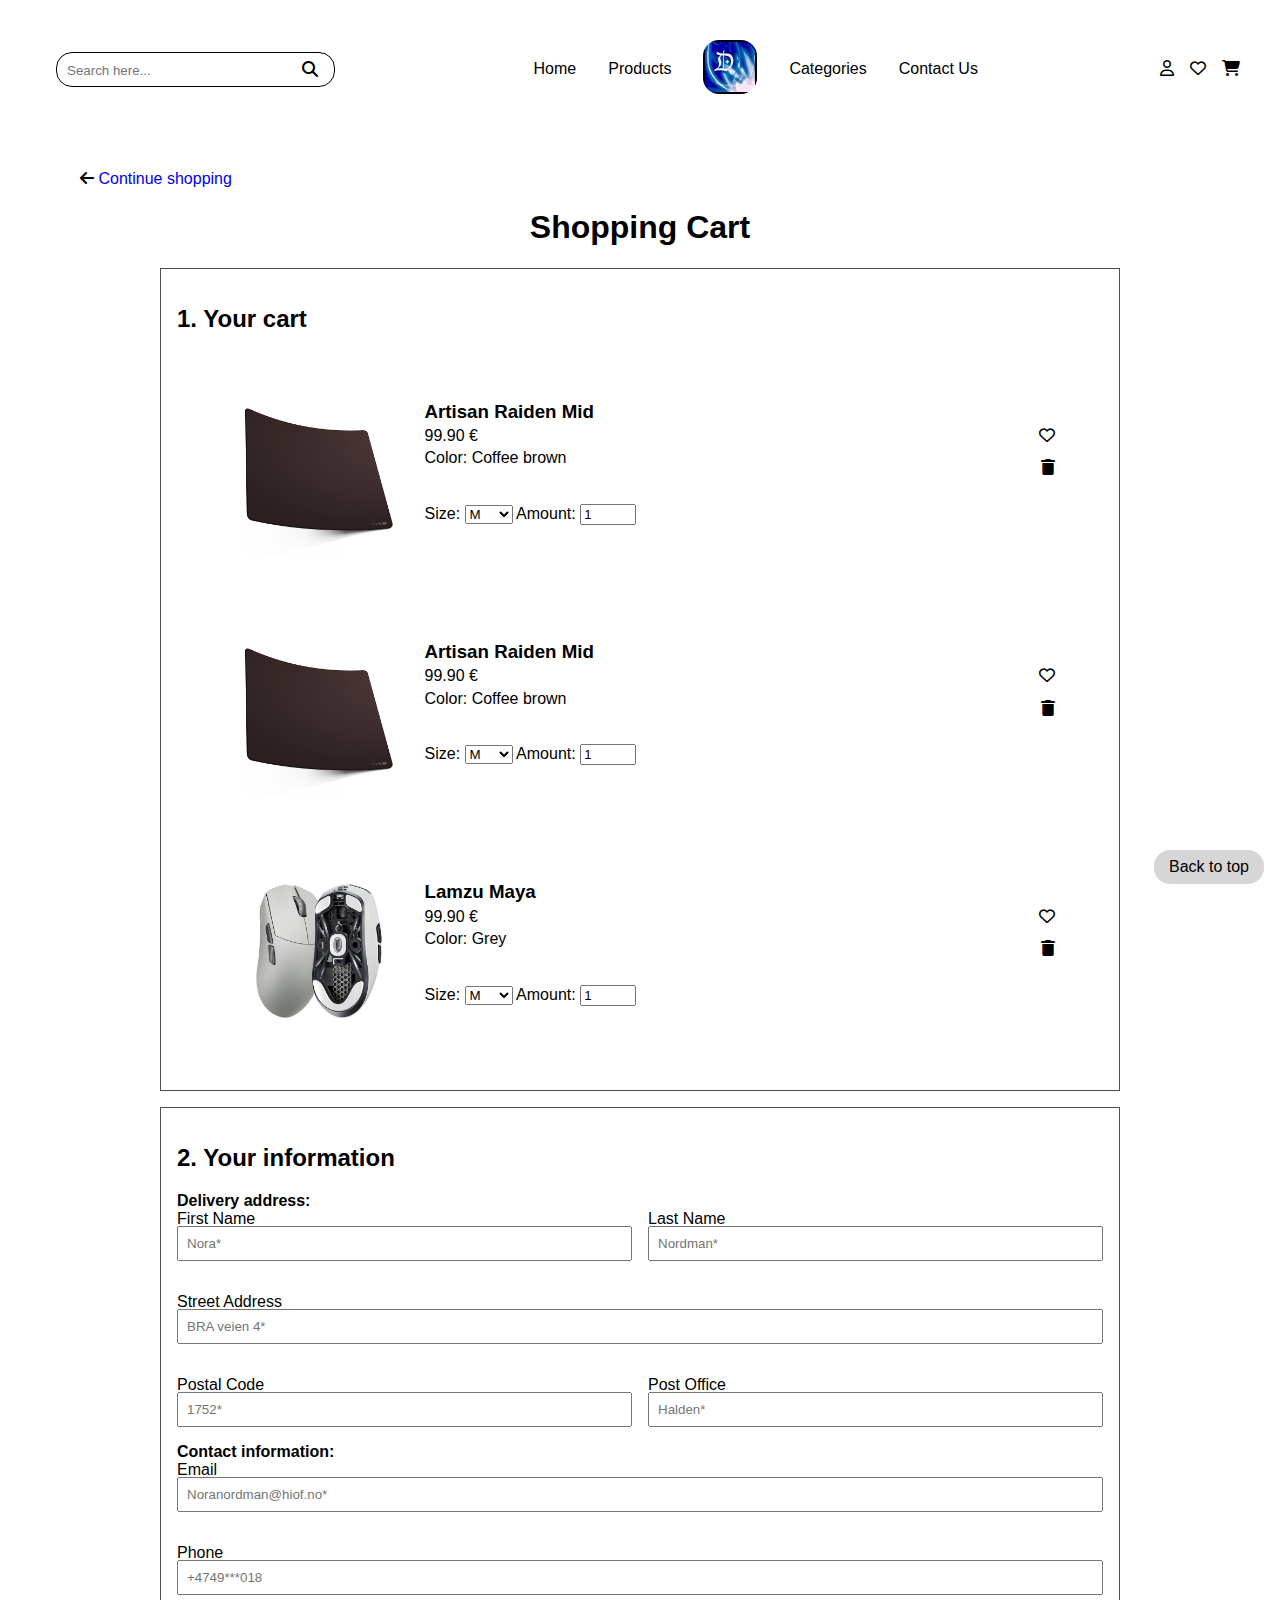
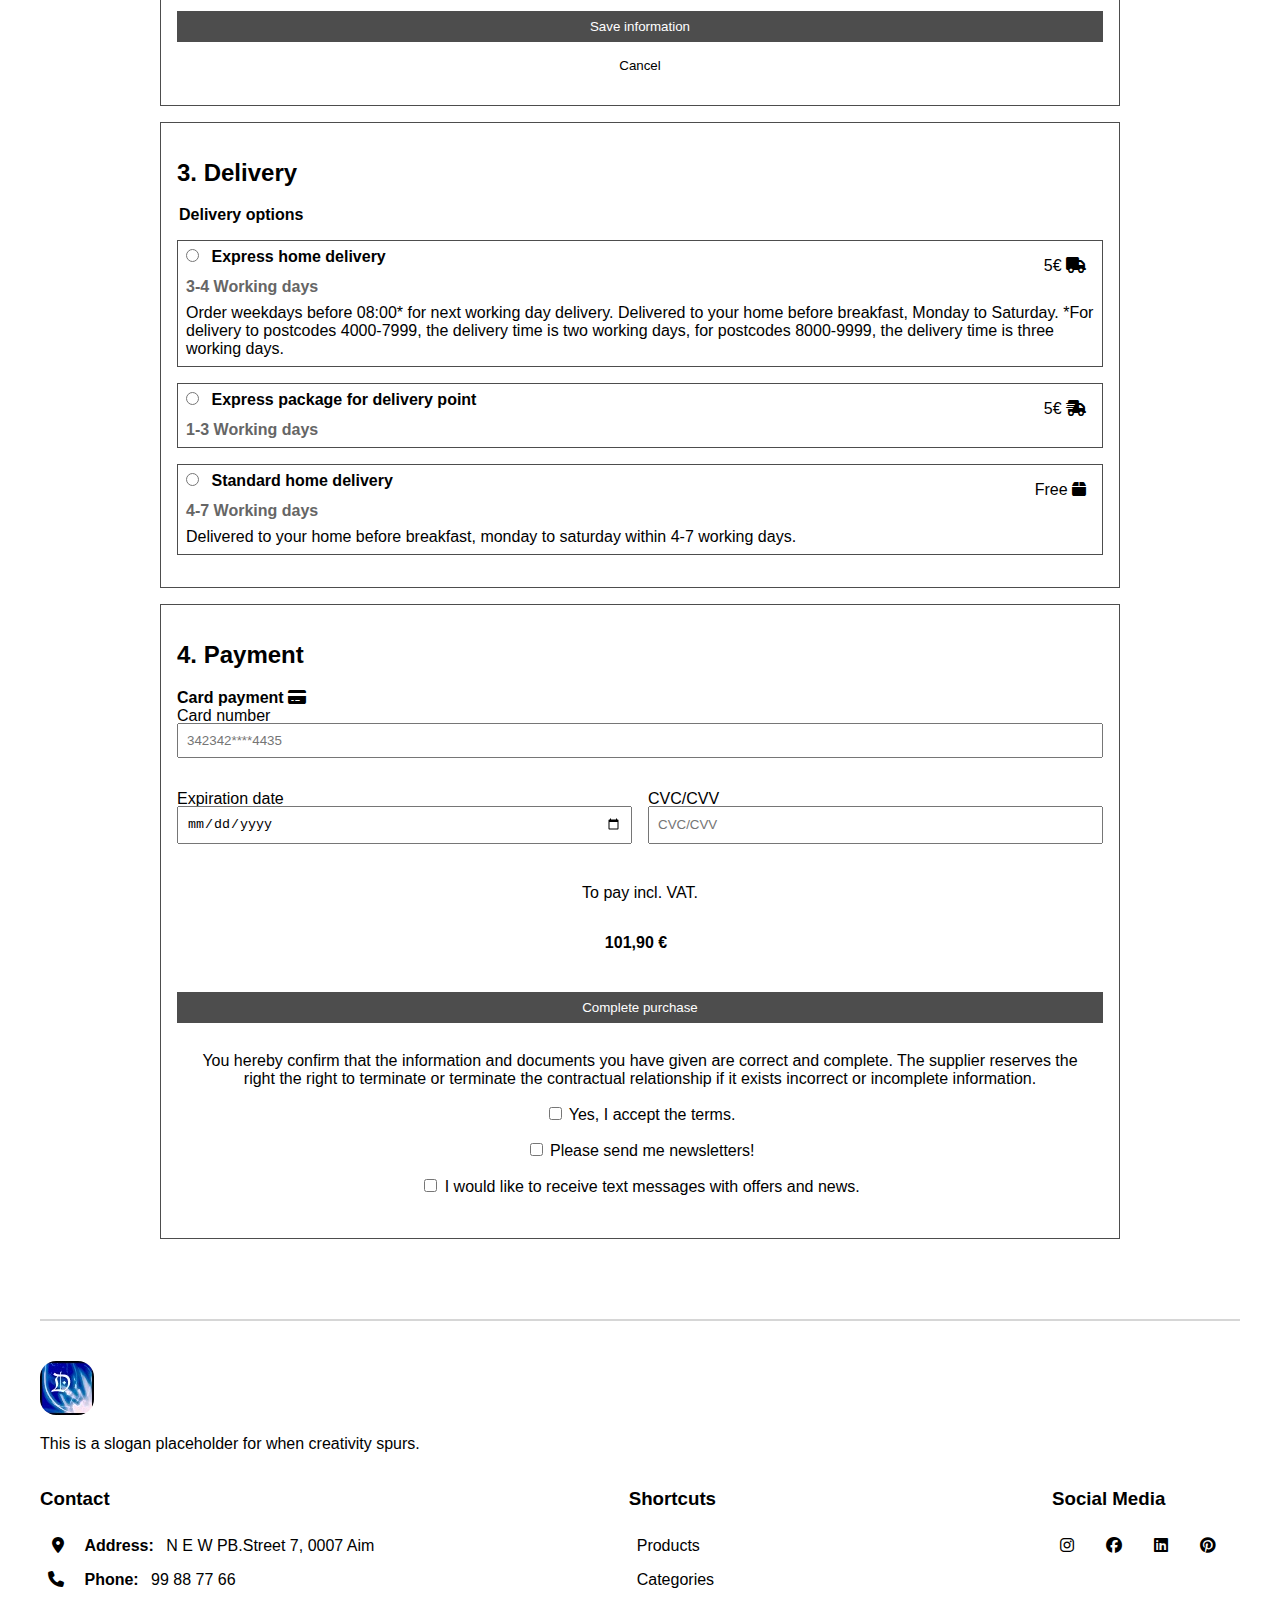
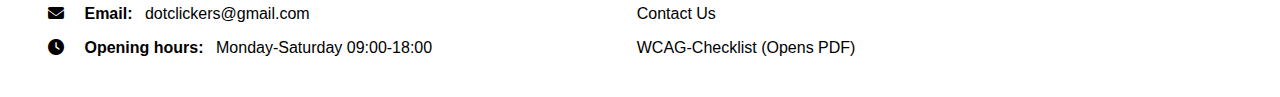
<file: pages/checkout.html>
<!DOCTYPE html>
<html lang="en">

<head>
    <meta charset="utf-8">
    <meta name="viewport" content="width=device-width, initial-scale=1.0">
    <meta name ="keywords" content="Gaming, Peripherals, Mouse, Mousepad">
    <meta name="description" content="Cart checkout for the gaming peripherals web store DotClickers.">
    <meta property="og:title" content="DotClickers - Checkout">
    <meta property="og:type" content="website">
    <meta property="og:url" content="https://chenogg.github.io/web-store/pages/checkout.html">
    <meta property="og:image" content="https://picsum.photos/200">
    <link rel="stylesheet" href="https://necolas.github.io/normalize.css/8.0.1/normalize.css">
    <link rel="stylesheet" href="../fontawesome/css/solid.css">
    <link rel="stylesheet" href="../fontawesome/css/regular.css">
    <link rel="stylesheet" href="../fontawesome/css/brands.css">
    <link rel="stylesheet" href="../fontawesome/css/fontawesome.css">
    <link rel="stylesheet" href="../css/styles.css">
    <link rel="preconnect" href="https://fonts.googleapis.com">
    <title>Checkout - DotClickers.com</title>
</head>

<body>

    <nav class="skip">
        <ul>
            <li><a href="../index.html#top-products">Skip to main content</a></li>
        </ul>
    </nav>

    <div class="flex-container">
        <header class="main-header">
            <!-- https://developer.mozilla.org/en-US/docs/Web/HTML/Element/input/search -->
            <form class="form-search" role="search">
                <label>
                    <input type="search" placeholder="Search here..." name="q" aria-label="Search through the site">
                    <i class="fa-solid fa-magnifying-glass"></i>
                </label>
            </form>
            <nav class="nav-main">
                <ul>
                    <li><a href="../index.html">Home</a></li>
                    <li><a href="../index.html#top-products">Products</a></li>
                    <!-- Logo is made by myself -->
                    <li>
                        <a href="../index.html">
                            <img class="logo" src="../images/banners/d-logo.jpeg" alt="small logo displaying the letter D, blue background with white lines shooting across" width="54" height="54">
                        </a>
                    </li>
                    <li><a href="../index.html#top-categories">Categories</a></li>
                    <li><a href="#skip-to-footer">Contact Us</a></li>
                </ul>
            </nav>
            <nav>
                <ul class="nav-icons">
                    <li><a href="#" aria-label="Go to your profile"><i class="fa-regular fa-user grow"></i></a></li>
                    <li><a href="#" aria-label="Go to your wishlist"><i class="fa-regular fa-heart grow"></i></a></li>
                    <li><a href="checkout.html" aria-label="Go to the checkout"><i class="fa-solid fa-cart-shopping grow"></i></a></li>
                </ul>
            </nav>
        </header>

        <main id="left">
            <nav class="nav-back">
                <ul>
                    <li>
                        <i class="fa-solid fa-arrow-left"></i>
                        <a href="../index.html#top-products">Continue shopping</a>
                    </li>
                </ul>
            </nav>

            <header class="center">
                <h1>Shopping Cart</h1>
            </header>

            <form class="form-width">
                <section class="article-shop-border flex-container">
                    <h2>1. Your cart</h2>

                    <article class="article-shop">
                        <picture>
                            <source media="(min-width: 992px)" srcset="../images/products/artisan_raiden_mid.jpg">
                            <source media="(min-width: 768px)" srcset="../images/products/artisan_raiden_mid_medium.jpg">
                            <img src="../images/products/artisan_raiden_mid_small.jpg" alt="mousepad from artisan, the raiden mid in coffebrown color" width="1600" height="1280">
                        </picture>
                        <a href="product.html"><h3>Artisan Raiden Mid</h3></a>
                        <p>99.90 €</p>
                        <p>Color: Coffee brown</p>
                        
                        <fieldset>
                            <legend class="visually-hidden">Size and amount options</legend>
                            <label for="size-1">Size:</label> 
                            <select id="size-1" name="size">
                                <option value="m">M</option>
                                <option value="l">L</option>
                                <option value="xl">XL</option>
                                <option value="xxl">XXL</option>
                            </select>
        
                            <label for="counter-1">Amount:</label>
                            <input type="number" id="counter-1" name="counter" min="1" max="10" value="1">
                        </fieldset>

                        <!-- Ideally would wanna wrap these and give them aria-labels -->
                        <i class="fa-regular fa-heart"></i>
                        <i class="fa-solid fa-trash"></i>

                    </article>

                    <article class="article-shop">
                        <picture>
                            <source media="(min-width: 992px)" srcset="../images/products/artisan_raiden_mid.jpg">
                            <source media="(min-width: 768px)" srcset="../images/products/artisan_raiden_mid_medium.jpg">
                            <img src="../images/products/artisan_raiden_mid_small.jpg" alt="mousepad from artisan, the raiden mid in coffebrown color" width="1600" height="1280">
                        </picture>
                        <a href="product.html"><h3>Artisan Raiden Mid</h3></a>
                        <p>99.90 €</p>
                        <p>Color: Coffee brown</p>
    
                        <fieldset>
                            <legend class="visually-hidden">Size and amount options</legend>
                            <label for="size-2">Size:</label>
                            <select id="size-2" name="size">
                                <option value="m">M</option>
                                <option value="l">L</option>
                                <option value="xl">XL</option>
                                <option value="xxl">XXL</option>
                            </select>
        
                            <label for="counter-2">Amount:</label>
                            <input type="number" id="counter-2" name="counter" min="1" max="10" value="1">
                        </fieldset>
    
                        <!-- Ideally would wanna wrap these and give them aria-labels -->
                        <i class="fa-regular fa-heart"></i>
                        <i class="fa-solid fa-trash"></i>
                    </article>
    
                    <article class="article-shop">
                        <picture>
                            <source media="(min-width: 992px)" srcset="../images/products/lamzu_maya_gray.jpg">
                            <source media="(min-width: 768px)" srcset="../images/products/lamzu_maya_gray_medium.jpg">
                            <img src="../images/products/lamzu_maya_gray_small.jpg" alt="gaming mouse from lamzu, the maya in gray color" width="1600" height="1280">
                        </picture>
                        <a href="product.html"><h3>Lamzu Maya</h3></a>
                        <p>99.90 €</p>
                        <p>Color: Grey</p>
    
                        <fieldset>
                            <legend class="visually-hidden">Size and amount options</legend>
                            <label for="size-3">Size:</label>
                            <select id="size-3" name="size">
                                <option value="m">M</option>
                                <option value="l">L</option>
                                <option value="xl">XL</option>
                                <option value="xxl">XXL</option>
                            </select>
        
                            <label for="counter-3">Amount:</label>
                            <input type="number" id="counter-3" name="counter" min="1" max="10" value="1">
                        </fieldset>
    
                        <!-- Ideally would wanna wrap these and give them aria-labels -->
                        <i class="fa-regular fa-heart"></i>
                        <i class="fa-solid fa-trash"></i>
                    </article>
                </section>

                <section class="article-shop-border">
                    <h2>2. Your information</h2>

                    <fieldset class="shop-form">
                        <legend class="text-bold">Delivery address:</legend>
                        <label class="shop-1" for="fname">First Name</label>
                        <input class="shop-1" type="text" id="fname" name="fname" placeholder="Nora*" pattern="[A-Za-zæøåÆØÅ ]{2,50}" required>

                        <label class="shop-2" for="lname">Last Name</label>
                        <input class="shop-2" type="text" id="lname" name="lname" placeholder="Nordman*" pattern="[A-Za-zæøåÆØÅ ]{2,50}" required>

                        <label class="shop-3" for="address">Street Address</label>
                        <input class="shop-3" type="text" id="address" name="address" placeholder="BRA veien 4*" pattern="[A-Za-zæøåÆØÅ0-9 ]{2,50}" required>

                        <label class="shop-4" for="pcode">Postal Code</label>
                        <input class="shop-4" type="number" id="pcode" name="pcode" placeholder="1752*" required>

                        <label class="shop-5" for="poffice">Post Office</label>
                        <input class="shop-5" type="text" id="poffice" name="poffice" placeholder="Halden*" pattern="[A-Za-zæøåÆØÅ ]{2,20}" required>
                    </fieldset>

                    <fieldset class="shop-form">
                        <legend class="text-bold">Contact information:</legend>
                        <label class="shop-6" for="mail">Email</label>
                        <input class="shop-6" type="email" id="mail" name="mail" placeholder="Noranordman@hiof.no*" required>

                        <label class="shop-7" for="phone">Phone</label>
                        <input class="shop-7" type="tel" id="phone" name="phone" placeholder="+4749***018" pattern="[0-9]{8,12}" required>
                    </fieldset>
                    
                    <!-- Button vs. link for cancel? -->
                    <input class="submit-button block" type="button" value="Save information">
                    <input class="cancel-button" type="button" value="Cancel">
                </section>

                <section class="article-shop-border">
                    <h2>3. Delivery</h2>

                    <fieldset class="shop-form-delivery">
                        <legend>Delivery options</legend>
                        
                        <label class="border icon-placement" for="home">
                            <input type="radio" id="home" name="delivery" value="home-delivery">
                            <strong>Express home delivery</strong>
                            <span class="text-form-color block">3-4 Working days</span>
                            <span class="price-placement block">5€ <i class="fa-solid fa-truck" aria-hidden="true"></i></span>
                            <span class="block">
                                Order weekdays before 08:00* for next working day delivery. 
                                Delivered to your home before breakfast, Monday to Saturday. 
                                *For delivery to postcodes 4000-7999, the delivery time is two working days,
                                for postcodes 8000-9999, the delivery time is three working days.
                            </span>
                        </label>

                        <label class="border icon-placement" for="point">
                            <input type="radio" id="point" name="delivery" value="point-delivery">
                            <strong>Express package for delivery point</strong>
                            <span class="text-form-color block">1-3 Working days</span>
                            <span class="price-placement block">5€ <i class="fa-solid fa-truck-fast" aria-hidden="true"></i></span>
                        </label>

                        <label class="border icon-placement" for="standard">
                            <input type="radio" id="standard" name="delivery" value="standard-delivery">
                            <strong>Standard home delivery</strong>
                            <span class="text-form-color block">4-7 Working days</span>
                            <span class="price-placement block">Free <i class="fa-solid fa-box" aria-hidden="true"></i></span>
                            <span class="block">
                                Delivered to your home before breakfast, 
                                monday to saturday within 4-7 working days.
                            </span>
                        </label>
                    </fieldset>
                </section>

                <section class="article-shop-border">
                    <h2>4. Payment</h2> 

                    <fieldset class="shop-form">
                        <legend class="text-bold">Card payment <i class="fa-solid fa-credit-card"></i></legend>
                        <label class="pay-1" for="card">Card number</label>
                        <input class="pay-1" type="number" id="card" name="card" placeholder="342342****4435" required>

                        <label class="pay-2" for="expire">Expiration date</label>
                        <input class="pay-2" type="date" id="expire" name="expire" required>

                        <label class="pay-3" for="cvc">CVC/CVV</label>
                        <input class="pay-3" type="number" id="cvc" name="cvc" placeholder="CVC/CVV" required>

                        <p class="pay-4">To pay incl. VAT.</p>
                        <p class="pay-4 text-contact">101,90 €</p>

                        <input class="submit-button pay-5" type="submit" value="Complete purchase">
                    </fieldset>

                    <fieldset>
                        <legend class="visually-hidden">Terms & Conditions and Newsletter</legend>
                        <p class="center">
                            You hereby confirm that the information and documents you have
                            given are correct and complete. The supplier reserves the right
                            the right to terminate or terminate the contractual relationship if it exists
                            incorrect or incomplete information.
                        </p>
                        <div class="shop-form-item"> <!-- TODO: Check if there is another way. I am using divs for now - I think divs are nice :) -->
                            <input type="checkbox" id="terms" name="terms" required>
                            <label for="terms">Yes, I accept the terms.</label>
                        </div>
                        <div class="shop-form-item">
                            <input type="checkbox" id="newsletter" name="newsletter">
                            <label for="newsletter">Please send me newsletters!</label>
                        </div>
                        <div class="shop-form-item">
                            <input type="checkbox" id="sms" name="sms">
                            <label for="sms">I would like to receive text messages with offers and news.</label>
                        </div>
                    </fieldset>
                </section>
            </form>
        </main>

        <hr>

        <footer id="skip-to-footer">
            <section>
                <a href="../index.html">
                    <img class="logo" src="../images/banners/d-logo.jpeg" alt="small logo displaying the letter D, blue background with white lines shooting across" width="54" height="54">
                </a>
                <p>This is a slogan placeholder for when creativity spurs.</p>
            </section>

            <div class="footer-container">
                <section>
                    <h3>Contact</h3>
                    <ul>
                        <li>
                            <i class="fa-solid fa-location-dot icon-address-is-smaller" aria-hidden="true"></i>
                            <strong class="text-contact">Address:</strong> N E W PB.Street 7, 0007 Aim
                        </li>   
                        <li>
                            <i class="fa-solid fa-phone" aria-hidden="true"></i>
                            <strong class="text-contact">Phone:</strong> 99 88 77 66
                        </li>
                        <li>
                            <i class="fa-solid fa-envelope" aria-hidden="true"></i>
                            <strong class="text-contact">Email:</strong> dotclickers@gmail.com
                        </li>
                        <li>
                            <i class="fa-solid fa-clock" aria-hidden="true"></i>
                            <strong class="text-contact">Opening hours:</strong> Monday-Saturday 09:00-18:00
                        </li>
                    </ul>
                </section>

                <section>
                    <h3>Shortcuts</h3>
                    <nav class="nav-footer">
                        <ul>
                            <li><a href="../index.html#top-products">Products</a></li>
                            <li><a href="../index.html#top-categories">Categories</a></li>
                            <li><a href="#skip-to-footer">Contact Us</a></li>
                            <li><a href="wcag-checklist.pdf" target="_blank">WCAG-Checklist (Opens PDF)</a></li>
                        </ul>
                    </nav>
                </section>

                <section>
                    <h3>Social Media</h3>
                    <nav>
                        <ul class="flex-container-row">
                            <li>
                                <!-- https://docs.fontawesome.com/web/dig-deeper/accessibility  -->
                                <!-- https://owasp.org/www-community/attacks/Reverse_Tabnabbing -->
                                <!-- The rel is probably overkill, but a certain Tom came to me in my dreams -->
                                <a href="https://www.instagram.com/" target="_blank" rel="noopener noreferrer">
                                    <i class="fa-brands fa-instagram" aria-hidden="true"></i>
                                    <span class="fa-sr-only">Visit our instagram</span>
                                </a>
                            </li>
                            <li>
                                <a href="https://www.facebook.com/" target="_blank" rel="noopener noreferrer">
                                    <i class="fa-brands fa-facebook" aria-hidden="true"></i>
                                    <span class="fa-sr-only">Visit our facebook</span>
                                </a>
                            </li>
                            <li>
                                <a href="https://www.linkedin.com/" target="_blank" rel="noopener noreferrer">
                                    <i class="fa-brands fa-linkedin" aria-hidden="true"></i>
                                    <span class="fa-sr-only">Visit our linkedin</span>  
                                </a>
                            </li>
                            <li>
                                <a href="https://www.pinterest.com/" target="_blank" rel="noopener noreferrer">
                                    <i class="fa-brands fa-pinterest" aria-hidden="true"></i>
                                    <span class="fa-sr-only">Visit our pinterest</span>
                                </a>
                            </li>
                        </ul>
                    </nav>
                </section>
            </div>
        </footer>

        <a href="#" class="top">Back to top</a>

    </div>
</body>
</html>
</file>
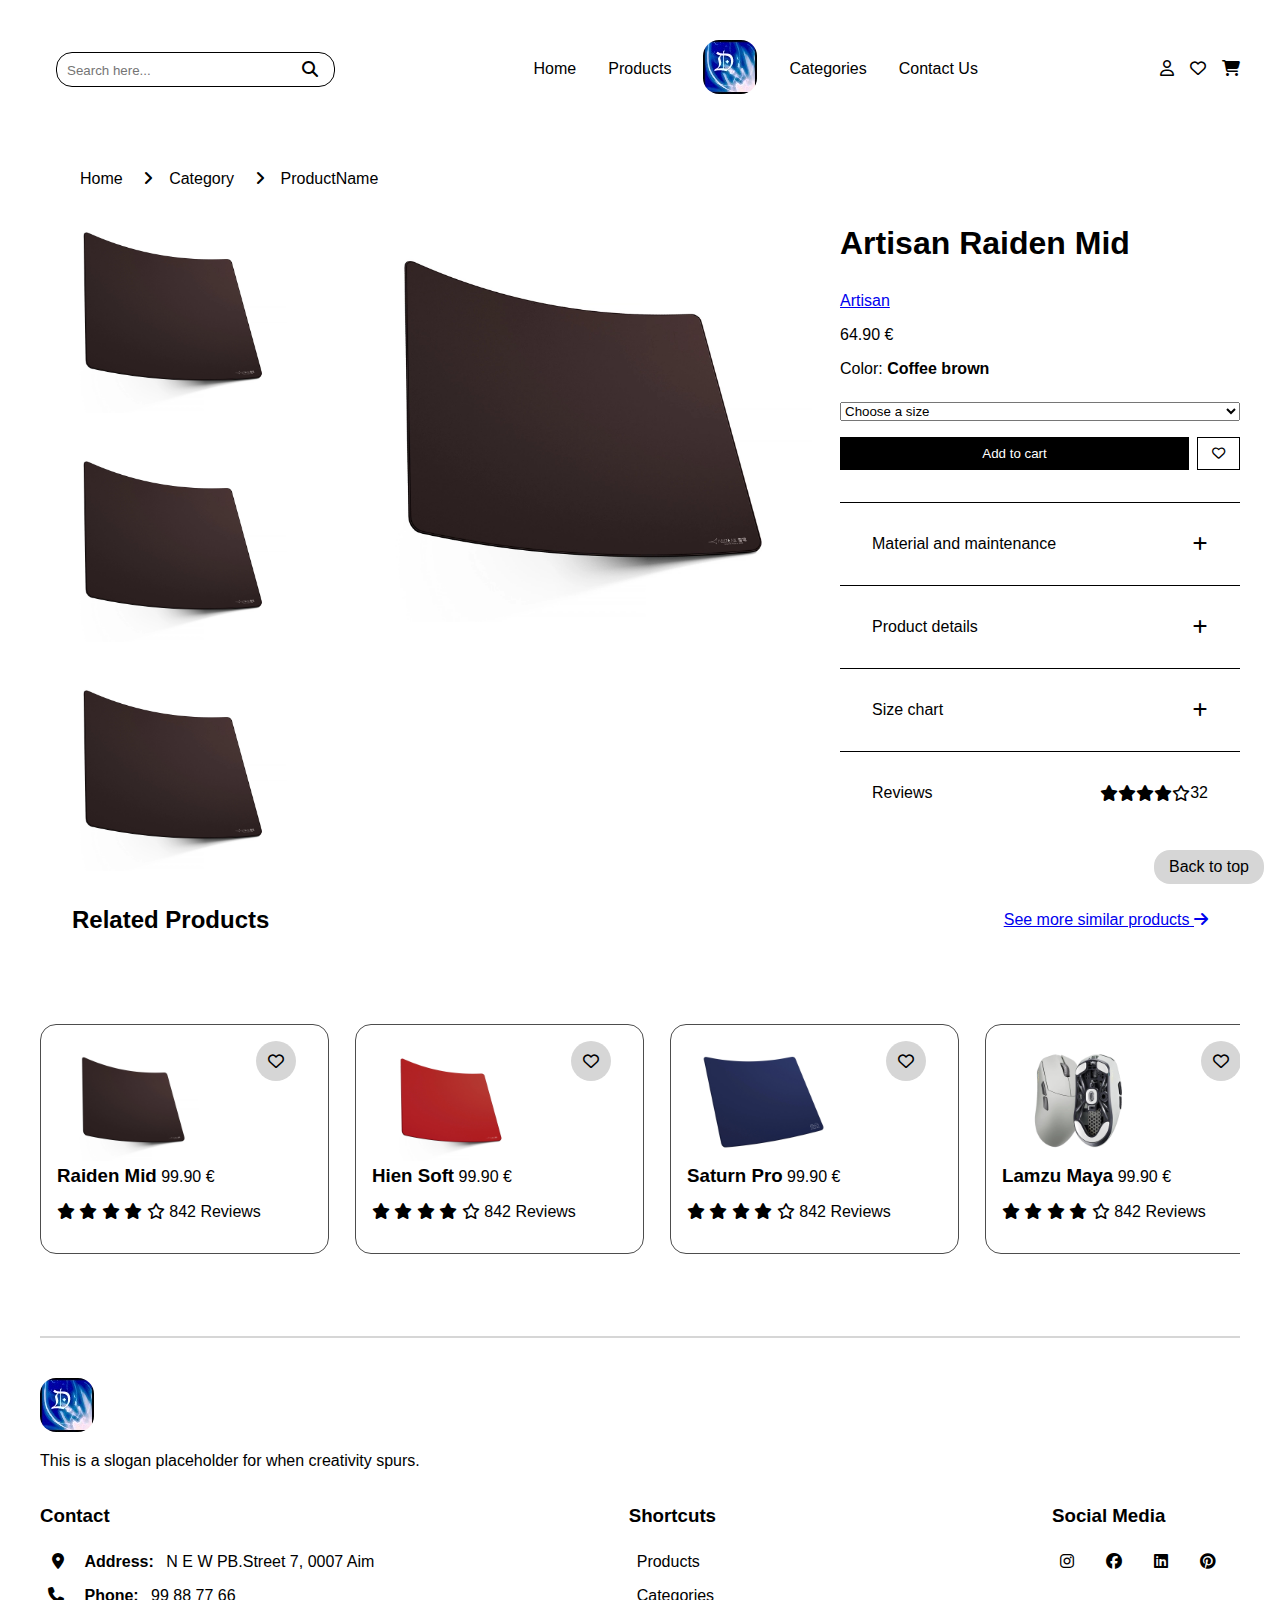
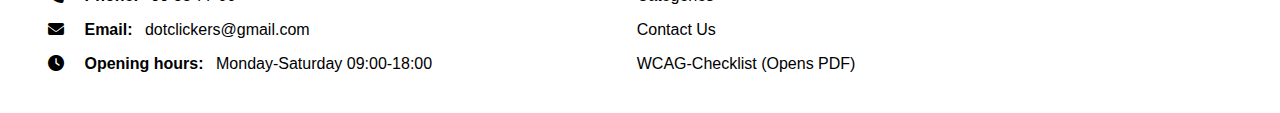
<file: pages/product.html>
<!DOCTYPE html>
<html lang="en">

<head>
    <meta charset="utf-8">
    <meta name="viewport" content="width=device-width, initial-scale=1.0">
    <meta name ="keywords" content="Gaming, Peripherals, Mouse, Mousepad">
    <meta name="description" content="The biggest stash of gaming mice and pads you will ever find.">
    <meta property="og:title" content="DotClickers - Products">
    <meta property="og:type" content="website">
    <meta property="og:url" content="https://chenogg.github.io/web-store/pages/product.html">
    <meta property="og:image" content="https://picsum.photos/200">
    <link rel="stylesheet" href="https://necolas.github.io/normalize.css/8.0.1/normalize.css">
    <link rel="stylesheet" href="../fontawesome/css/solid.css">
    <link rel="stylesheet" href="../fontawesome/css/regular.css">
    <link rel="stylesheet" href="../fontawesome/css/brands.css">
    <link rel="stylesheet" href="../fontawesome/css/fontawesome.css">
    <link rel="stylesheet" href="../css/styles.css">
    <link rel="preconnect" href="https://fonts.googleapis.com">
    <title>Gaming products - DotClickers.com</title>
</head>

<body>
    <nav class="skip">
        <ul>
            <li><a href="../index.html#top-products">Skip to main content</a></li>
        </ul>
    </nav>

    <div class="flex-container">
        <header class="main-header">
            <!-- https://developer.mozilla.org/en-US/docs/Web/HTML/Element/input/search -->
            <form class="form-search" role="search">
                <label>
                    <input type="search" placeholder="Search here..." name="q" aria-label="Search through the site">
                    <i class="fa-solid fa-magnifying-glass"></i>
                </label>
            </form>
            <nav class="nav-main">
                <ul>
                    <li><a href="../index.html">Home</a></li>
                    <li><a href="../index.html#top-products">Products</a></li>
                    <!-- Logo is made by myself -->
                    <li>
                        <a href="../index.html">
                            <img class="logo" src="../images/banners/d-logo.jpeg" alt="small logo displaying the letter D, blue background with white lines shooting across" width="54" height="54">
                        </a>
                    </li>
                    <li><a href="../index.html#top-categories">Categories</a></li>
                    <li><a href="#skip-to-footer">Contact Us</a></li>
                </ul>
            </nav>
            <nav>
                <ul class="nav-icons">
                    <li><a href="#" aria-label="Go to your profile"><i class="fa-regular fa-user grow"></i></a></li>
                    <li><a href="#" aria-label="Go to your wishlist"><i class="fa-regular fa-heart grow"></i></a></li>
                    <li><a href="checkout.html" aria-label="Go to the checkout"><i class="fa-solid fa-cart-shopping grow"></i></a></li>
                </ul>
            </nav>
        </header>

        <main>
            <nav> 
                <ol class="flex-container-row breadcrumbs" itemscope itemtype="https://schema.org/BreadcrumbList">
                    <li itemprop="itemListElement" itemscope itemtype="https://schema.org/ListItem">
                        <a itemprop="item" href="../index.html">
                            <span itemprop="name">Home</span>
                        </a>
                        <meta itemprop="position" content="1">
                        <i class="fa-solid fa-angle-right"></i>
                    </li>
                    <li itemprop="itemListElement" itemscope itemtype="https://schema.org/ListItem">
                        <a itemprop="item" href="../index.html#top-categories">
                            <span itemprop="name">Category</span>
                        </a>
                        <meta itemprop="position" content="2">
                        <i class="fa-solid fa-angle-right"></i>
                    </li>
                    <li itemprop="itemListElement" itemscope itemtype="https://schema.org/ListItem">
                        <a itemprop="item" href="product.html" class="text-bold">
                            <span itemprop="name">ProductName</span>
                        </a>
                        <meta itemprop="position" content="3">
                    </li>
                </ol>
            </nav>

            <article class="product-and-details">
                <section class="grid-product">
                    <picture class="grid-product-big">
                        <source media="(min-width: 992px)" srcset="../images/products/artisan_raiden_mid.jpg">
                        <source media="(min-width: 768px)" srcset="../images/products/artisan_raiden_mid_medium.jpg">
                        <img src="../images/products/artisan_raiden_mid_small.jpg" alt="mousepad from artisan, the raiden mid in coffebrown color">
                    </picture>

                    <picture class="grid-product-small">
                        <source media="(min-width: 992px)" srcset="../images/products/artisan_raiden_mid.jpg">
                        <source media="(min-width: 768px)" srcset="../images/products/artisan_raiden_mid_medium.jpg">
                        <img src="../images/products/artisan_raiden_mid_small.jpg" alt="mousepad from artisan, the raiden mid in coffebrown color" width="1600" height="1280">
                    </picture>

                    <picture class="grid-product-small">
                        <source media="(min-width: 992px)" srcset="../images/products/artisan_raiden_mid.jpg">
                        <source media="(min-width: 768px)" srcset="../images/products/artisan_raiden_mid_medium.jpg">
                        <img src="../images/products/artisan_raiden_mid_small.jpg" alt="mousepad from artisan, the raiden mid in coffebrown color" width="1600" height="1280">
                    </picture>

                    <picture class="grid-product-small">
                        <source media="(min-width: 992px)" srcset="../images/products/artisan_raiden_mid.jpg">
                        <source media="(min-width: 768px)" srcset="../images/products/artisan_raiden_mid_medium.jpg">
                        <img src="../images/products/artisan_raiden_mid_small.jpg" alt="mousepad from artisan, the raiden mid in coffebrown color" width="1600" height="1280">
                    </picture>
                </section>
                
                <section class="product-page-card-style flex-container"> 
                    <h1>Artisan Raiden Mid</h1>
                    <p><a href="product.html">Artisan</a></p> 
                    <p>64.90 €</p>
                    <!-- Span + CSS is probably better than strong here: <span class="text-bold">Coffee brown</span> -->
                    <p>Color: <strong>Coffee brown</strong></p>

                    <select id="size" name="size" aria-label="Select the desired size for your raiden mid"> 
                        <option value="" disabled selected>Choose a size</option>
                        <option value="m">M</option>
                        <option value="l">L</option>
                        <option value="xl">XL</option>
                        <option value="xxl">XXL</option>
                    </select>

                    <!-- TODO: Not sure what else to try -->
                    <div class="button-container">
                        <button class="button-add-to-cart" type="button" aria-label="Add to cart">Add to cart</button>
                        <button class="button-heart" type="button" aria-label="Add to wishlist"><i class="fa-regular fa-heart"></i></button>
                    </div>
                    
                    <div class="details">
                        <details class="margin-top">
                            <summary class="air-container" aria-label="Press to open section">
                                Material and maintenance
                                <i class="fa-solid fa-plus"></i>
                            </summary>
                            <ul>
                                <li>Some material goes here, 85% there, 15% there</li>
                                <li>But there was also this other material</li>
                                <li>Right, right.</li>
                            </ul>
                        </details>

                        <details>
                            <summary class="air-container" aria-label="Press to open section">
                                Product details
                                <i class="fa-solid fa-plus"></i>
                            </summary>
                            <p>
                                You could have a mud pad, or you could have a glass pad, or..
                                You could buy the Artisan Raiden which is the best of both worlds.
                                Also why not get a Hien too while at it...
                            </p>
                        </details>

                        <details>
                            <summary class="air-container" aria-label="Press to open section">
                                Size chart
                                <i class="fa-solid fa-plus"></i>
                            </summary>
                            <table>
                                <thead>
                                    <tr>
                                        <th>Size</th>
                                        <th>Width</th>
                                        <th>Length</th>
                                        <th>Thickness</th>
                                    </tr>
                                </thead>
                                <tbody>
                                    <tr>
                                        <td>M</td>
                                        <td>31 cm</td>
                                        <td>24 cm</td>
                                        <td>3 mm</td>
                                    </tr>
                                    <tr>
                                        <td>L</td>
                                        <td>42 cm</td>
                                        <td>33 cm</td>
                                        <td>3 mm</td>
                                    </tr>
                                    <tr>
                                        <td>XL</td>
                                        <td>49 cm</td>
                                        <td>42 cm</td>
                                        <td>3 mm</td>
                                    </tr>
                                    <tr>
                                        <td>XXL</td>
                                        <td>50 cm</td>
                                        <td>49 cm</td>
                                        <td>3 mm</td>
                                    </tr>
                                </tbody>
                            </table>
                        </details>

                        <details>
                            <summary class="air-container" aria-label="4 out of 5 stars">
                                Reviews 
                                <i class="fa-solid fa-star"></i>
                                <i class="fa-solid fa-star"></i>
                                <i class="fa-solid fa-star"></i>
                                <i class="fa-solid fa-star"></i>
                                <i class="fa-regular fa-star"></i>
                                32
                            </summary> 
                            <div class="review-border">
                                <p>John Francis Jack Morrison</p>
                                <p>2024-10-02</p>
                                <p>
                                    <span role="img" aria-label="5 out of 5 stars">  
                                        <i class="fa-solid fa-star"></i>
                                        <i class="fa-solid fa-star"></i>
                                        <i class="fa-solid fa-star"></i>
                                        <i class="fa-solid fa-star"></i>
                                        <i class="fa-solid fa-star"></i>
                                    </span>
                                </p>
                                <p>Check your corners out there.</p>
                            </div>
                        </details>
                    </div>
                </section>
            </article>
        </main>

        <aside>
            <section class="flex-left-to-right"> <!-- Moved this from the section underneath to use less divs! -->
                <h2>Related Products</h2>
                <a href="product.html">
                    See more similar products <i class="fa-solid fa-arrow-right"></i>
                </a>
            </section>

            <section class="slider-container"> 
                <article class="slider-item product-heart-placement">
                    <picture class="block">
                        <source media="(min-width: 992px)" srcset="../images/products/artisan_raiden_mid.jpg">
                        <source media="(min-width: 768px)" srcset="../images/products/artisan_raiden_mid_medium.jpg">
                        <img src="../images/products/artisan_raiden_mid_small.jpg" alt="mousepad from artisan, the raiden mid in coffebrown color" width="1600" height="1280">
                    </picture>
                    <span class="product-heart"><i class="fa-regular fa-heart"></i></span>
                    <a href="product.html">
                        <h3 class="inline">Raiden Mid</h3>
                    </a>
                    <p class="inline">99.90 €</p>
                    <p>
                    <span role="img" aria-label="4 out of 5 stars">
                        <i class="fa-solid fa-star"></i>
                        <i class="fa-solid fa-star"></i>
                        <i class="fa-solid fa-star"></i>
                        <i class="fa-solid fa-star"></i>
                        <i class="fa-regular fa-star"></i>
                    </span>
                    842 Reviews
                    </p>
                </article>

                <article class="slider-item product-heart-placement">
                    <picture class="block">
                        <source media="(min-width: 992px)" srcset="../images/products/artisan_hien_soft.jpg">
                        <source media="(min-width: 768px)" srcset="../images/products/artisan_hien_soft_medium.jpg">
                        <img src="../images/products/artisan_hien_soft_small.jpg" alt="mousepad from artisan, the hien soft in red color" width="1600" height="1280">
                    </picture>
                    <span class="product-heart"><i class="fa-regular fa-heart"></i></span>
                    <a href="product.html">
                        <h3 class="inline">Hien Soft</h3>
                    </a>
                    <p class="inline">99.90 €</p>
                    <p>
                    <span role="img" aria-label="4 out of 5 stars">
                        <i class="fa-solid fa-star"></i>
                        <i class="fa-solid fa-star"></i>
                        <i class="fa-solid fa-star"></i>
                        <i class="fa-solid fa-star"></i>
                        <i class="fa-regular fa-star"></i>
                    </span>
                    842 Reviews
                    </p>
                </article>

                <article class="slider-item product-heart-placement">
                    <picture class="block">
                        <source media="(min-width: 992px)" srcset="../images/products/saturn_pro.jpg">
                        <source media="(min-width: 768px)" srcset="../images/products/saturn_pro_medium.jpg">
                        <img src="../images/products/saturn_pro_small.jpg" alt="mousepad from lethal gaming gear, the saturn pro in blue color" width="1600" height="1280">
                    </picture>
                    <span class="product-heart"><i class="fa-regular fa-heart"></i></span>
                    <a href="product.html">
                        <h3 class="inline">Saturn Pro</h3>
                    </a>
                    <p class="inline">99.90 €</p>
                    <p>
                    <span role="img" aria-label="4 out of 5 stars">
                        <i class="fa-solid fa-star"></i>
                        <i class="fa-solid fa-star"></i>
                        <i class="fa-solid fa-star"></i>
                        <i class="fa-solid fa-star"></i>
                        <i class="fa-regular fa-star"></i>
                    </span>
                    842 Reviews
                    </p>
                </article>

                <article class="slider-item product-heart-placement">
                    <picture class="block">
                        <source media="(min-width: 992px)" srcset="../images/products/lamzu_maya_gray.jpg">
                        <source media="(min-width: 768px)" srcset="../images/products/lamzu_maya_gray_medium.jpg">
                        <img src="../images/products/lamzu_maya_gray_small.jpg" alt="gaming mouse from lamzu, the maya in gray color" width="1600" height="1280">
                    </picture>
                    <span class="product-heart"><i class="fa-regular fa-heart"></i></span>
                    <a href="product.html">
                        <h3 class="inline">Lamzu Maya</h3>
                    </a>
                    <p class="inline">99.90 €</p>
                    <p>
                    <span role="img" aria-label="4 out of 5 stars">
                        <i class="fa-solid fa-star"></i>
                        <i class="fa-solid fa-star"></i>
                        <i class="fa-solid fa-star"></i>
                        <i class="fa-solid fa-star"></i>
                        <i class="fa-regular fa-star"></i>
                    </span>
                    842 Reviews
                    </p>
                </article>

                <article class="slider-item product-heart-placement">
                    <picture class="block">
                        <source media="(min-width: 992px)" srcset="../images/products/gwolves_hts_plus_4k.jpg">
                        <source media="(min-width: 768px)" srcset="../images/products/gwolves_hts_plus_4k_medium.jpg">
                        <img src="../images/products/gwolves_hts_plus_4k_medium.jpg" alt="gaming mouse from g-wolves, the hts-plus in pink color" width="720" height="576">
                    </picture>
                    <span class="product-heart"><i class="fa-regular fa-heart"></i></span>
                    <a href="product.html">
                        <h3 class="inline">G-wolves HTS Plus</h3>
                    </a>
                    <p class="inline">99.90 €</p>
                    <p>
                    <span role="img" aria-label="4 out of 5 stars">
                        <i class="fa-solid fa-star"></i>
                        <i class="fa-solid fa-star"></i>
                        <i class="fa-solid fa-star"></i>
                        <i class="fa-solid fa-star"></i>
                        <i class="fa-regular fa-star"></i>
                    </span>
                    842 Reviews
                    </p>
                </article>

                <article class="slider-item product-heart-placement">
                    <picture class="block">
                        <source media="(min-width: 992px)" srcset="../images/products/hitscan_hyperlight.jpg">
                        <source media="(min-width: 768px)" srcset="../images/products/hitscan_hyperlight_medium.jpg">
                        <img src="../images/products/hitscan_hyperlight_small.jpg" alt="gaming mouse from hitscan, the hyperlight in white color" width="720" height="576">
                    </picture>
                    <span class="product-heart"><i class="fa-regular fa-heart"></i></span>
                    <a href="product.html">
                        <h3 class="inline">Hitscan Hyperlight</h3>
                    </a>
                    <p class="inline">99.90 €</p>
                    <p>
                    <span role="img" aria-label="4 out of 5 stars">
                        <i class="fa-solid fa-star"></i>
                        <i class="fa-solid fa-star"></i>
                        <i class="fa-solid fa-star"></i>
                        <i class="fa-solid fa-star"></i>
                        <i class="fa-regular fa-star"></i>
                    </span>
                    842 Reviews
                    </p>
                </article>
            </section>
        </aside>

        <hr>

        <footer id="skip-to-footer">
            <section>
                <a href="../index.html">
                    <img class="logo" src="../images/banners/d-logo.jpeg" alt="small logo displaying the letter D, blue background with white lines shooting across" width="54" height="54">
                </a>
                <p>This is a slogan placeholder for when creativity spurs.</p>
            </section>

            <div class="footer-container">
                <section>
                    <h3>Contact</h3>
                    <ul>
                        <li>
                            <i class="fa-solid fa-location-dot icon-address-is-smaller" aria-hidden="true"></i>
                            <strong class="text-contact">Address:</strong> N E W PB.Street 7, 0007 Aim
                        </li>   
                        <li>
                            <i class="fa-solid fa-phone" aria-hidden="true"></i>
                            <strong class="text-contact">Phone:</strong> 99 88 77 66
                        </li>
                        <li>
                            <i class="fa-solid fa-envelope" aria-hidden="true"></i>
                            <strong class="text-contact">Email:</strong> dotclickers@gmail.com
                        </li>
                        <li>
                            <i class="fa-solid fa-clock" aria-hidden="true"></i>
                            <strong class="text-contact">Opening hours:</strong> Monday-Saturday 09:00-18:00
                        </li>
                    </ul>
                </section>

                <section>
                    <h3>Shortcuts</h3>
                    <nav class="nav-footer">
                        <ul>
                            <li><a href="../index.html#top-products">Products</a></li>
                            <li><a href="../index.html#top-categories">Categories</a></li>
                            <li><a href="#skip-to-footer">Contact Us</a></li>
                            <li><a href="wcag-checklist.pdf" target="_blank">WCAG-Checklist (Opens PDF)</a></li>
                        </ul>
                    </nav>
                </section>

                <section>
                    <h3>Social Media</h3>
                    <nav>
                        <ul class="flex-container-row">
                            <li>
                                <!-- https://docs.fontawesome.com/web/dig-deeper/accessibility  -->
                                <!-- https://owasp.org/www-community/attacks/Reverse_Tabnabbing -->
                                <!-- The rel is probably overkill, but a certain Tom came to me in my dreams -->
                                <a href="https://www.instagram.com/" target="_blank" rel="noopener noreferrer">
                                    <i class="fa-brands fa-instagram" aria-hidden="true"></i>
                                    <span class="fa-sr-only">Visit our instagram</span>
                                </a>
                            </li>
                            <li>
                                <a href="https://www.facebook.com/" target="_blank" rel="noopener noreferrer">
                                    <i class="fa-brands fa-facebook" aria-hidden="true"></i>
                                    <span class="fa-sr-only">Visit our facebook</span>
                                </a>
                            </li>
                            <li>
                                <a href="https://www.linkedin.com/" target="_blank" rel="noopener noreferrer">
                                    <i class="fa-brands fa-linkedin" aria-hidden="true"></i>
                                    <span class="fa-sr-only">Visit our linkedin</span>  
                                </a>
                            </li>
                            <li>
                                <a href="https://www.pinterest.com/" target="_blank" rel="noopener noreferrer">
                                    <i class="fa-brands fa-pinterest" aria-hidden="true"></i>
                                    <span class="fa-sr-only">Visit our pinterest</span>
                                </a>
                            </li>
                        </ul>
                    </nav>
                </section>
            </div>
        </footer>

        <a href="#" class="top">Back to top</a>

    </div>
</body>
</html>
</file>
<file: css/styles.css>
:root {
    --main-text: "Nunito", sans-serif;

    --main-color: black;
    --sub-color: white;

    --wishlist-color: rgb(238, 111, 111);
    --border-color: rgb(214, 214, 214);
    --button-color: rgb(77, 77, 77);
}


* {
    box-sizing: border-box;
}

body {
    font-family: var(--main-text);
    margin: 1rem;
}

/* Skip-to-content button style, taken from lesson */
.skip {
    position: absolute;
    top: 0;
    left: 0;
    
    ul {
        list-style: none;

        li {
            a {
                position: absolute;
                left: -9999px;

                &:focus {
                    position: static;
                    left: auto;
                    margin: 1rem;
                    padding: 0.5rem 1rem;
                    background-color: var(--main-color);
                    color: var(--sub-color);
                    border-radius: 4px;
                    z-index: 1000;
                    text-decoration: none;
                }
            }
        }
    }
}


/* MOBILE */
.flex-container {
    display: flex;
    flex-wrap: wrap;
    flex-direction: column;
    width: 100%;
}

.flex-container-row {
    display: flex;
    flex-wrap: wrap;
    flex-direction: row;
}

.form-search {
    margin: 1rem; 

    & label {
        border: 1px solid var(--main-color);
        border-radius: 1rem;
        padding: 0.5rem;
        

        & input {
            border: 0;
            width: 225px;
        }
    }
}

.fa-magnifying-glass {
    padding: 0.5rem;
}

.main-header {
    width: 100%;
    margin: 0 auto;
    display: flex;
    flex-wrap: wrap;
    flex-direction: column;
    align-items: center;
    justify-content: center;
    text-align: center;
}

.nav-main {
    & ul {
        list-style: none;
        align-items: center;
        padding: 0;
        margin: 0;

        & li {
            padding: 0.5rem;

            & a {
                text-decoration: none;
                color: var(--main-color);
            }

        }
    }
}

.nav-icons {
    display: flex;
    padding: 0;
    gap: 1rem;

    & li {
        list-style: none;

        & a {
            color: var(--main-color);
        }
    }
}

.logo {
    width: auto;
    height: auto;
}

.nav-back {
    & ul {
        list-style: none;

        & a {
            text-decoration: none;
        }
    }
}

.breadcrumbs {
    list-style: none;

    & a {
        text-decoration: none;
        color: var(--main-color);

        & span {
            margin: 0;
        }
    }

    & i {
        margin-right: 1rem;
        margin-left: 1rem;
    }
}

.center {
    text-align: center;
}

#left {
    text-align: left;
}

img {
    max-width: 100%;
    height: auto;
    border-radius: 1rem;
}

.button-banner {
    display: inline-block;
    background-color: var(--sub-color);
    color: var(--main-color);
    text-decoration: none;
    padding: 0.8rem;
    border-radius: 1rem;

    &:hover {
        text-decoration: none;
    }
}

.button-product {
    display: inline-block;
    background-color: var(--sub-color);
    color: var(--main-color);
    text-decoration: none;
    padding: 0.8rem;
    margin: 0.8rem;
    border-radius: 1rem;
    border: 1px solid var(--main-color);

    &:hover {
        background-color: var(--button-color);
        color: var(--sub-color);
        text-decoration: none;
    }
}

.flex-container-product-card {
    width: 100%;
    display: flex;
    flex-wrap: wrap;
    flex-direction: column;
    align-items: center;

    & header {
        padding-bottom: 2rem;
        text-align: center;
    }

    & article {
        width: 100%;
        text-align: left;
        padding: 1rem;

        & span, h3 {
            margin: 0;
        }

        & a {
            text-decoration: center; 
            color: var(--main-color);
        }
    }

    & a {
        text-decoration: none;
    }
}

/* The sliders below is from Claude.AI - https://claude.ai/ */
section.slider-container {
    display: flex;
    gap: 10px;
    padding: 10px;
    width: 100%;
    overflow-x: auto;
    scroll-snap-type: x mandatory;
    -webkit-overflow-scrolling: touch;
    margin-top: 20px;

    /* Other than this h2, article, and img. */
    & h2 {
        padding-left: 16px;
    }
    
    & article {
        padding: 1rem;
        margin: 0.5rem;
        border: 1px solid var(--button-color);
        border-radius: 1rem;

        & img {
            max-width: 150px;
            border-radius: 2rem;
        }

    }
}

.slider-item {
    flex: 0 0 auto;
    width: 100%; /* 80% */
    max-width: 289px;
    padding: 5px;
    text-align: left;
    scroll-snap-align: start;

    & p, a {
        text-decoration: none;
        color: var(--main-color);
    }

    & span {
        margin: 0;
    }
}

.slider-item img {
    width: 100%;
    height: auto;
    object-fit: cover;
}

/* https://www.a11yproject.com/posts/how-to-hide-content/
    Hides element - but screen reader will still read
*/
.visually-hidden {
    clip: rect(0 0 0 0);
    clip-path: inset(50%);
    height: 1px;
    overflow: hidden;
    position: absolute;
    white-space: nowrap;
    width: 1px;
  }

fieldset {
    border: none;
}

section.article-shop-border {
    border: 1px solid var(--button-color);
    padding: 1rem;
    margin-bottom: 1rem;


    & p {
        margin: 0.5rem;
    }
}

article.article-shop {

    & img {
        max-width: 100%; 
    }

    & a {
        text-decoration: none;
        color: var(--main-color);

        & h3 {
            margin: 0;
            margin-top: 1rem;
        }
    }

    & p {
        margin: 0;
    }

    & fieldset {
        padding: 0;
        margin-top: 2rem;
        margin-bottom: 2rem;
    }

    & i {
        padding-right: 1rem;
        margin-bottom: 1rem;
    }
}

.shop-form { 
    display: flex;
    flex-wrap: wrap;
    flex-direction: column;
    padding: 0;
    margin: 0;
    
    & legend {
        margin-top: 1rem;
        padding: 0;
    }

    & input {
        width: 100%;
        padding: 0.5rem;
        margin-top: 1rem;
        margin-bottom: 1rem;
    }

    & p {
        text-align: center;
    }
}

.shop-form-delivery {
    padding: 0;
    margin: 0;

    & input{
        margin: 0.5rem;
    }
}

.border {
    display: block;
    border: 1px solid var(--button-color);
    margin-top: 1rem;
    margin-bottom: 1rem;
}

.shop-form-item {
    text-align: center;
    margin: 1rem;
}

.submit-button { /* TODO: Padding doesn't work here, check why.
                    UPDATE: It does, probably specificity for the other button
                */
    display: inline-block;
    background-color: var(--button-color);
    color: var(--sub-color);
    text-decoration: none;
    border-style: none;
    padding: 0.5rem;
    width: 100%;
}

.cancel-button {
    background: none;
	border: none;
	padding: 1rem;
    width: 100%;
    text-decoration: none;
}

.grid-product {
    display: grid;
    grid-template-columns: 1fr 2fr;
    grid-template-rows: 1fr 1fr 1fr;
    gap: 1rem;
    height: 100%;
}

.grid-product-small {
    grid-column-start: 1;
    grid-column-end: 2;
}

.grid-product-big {
    grid-column-start: 2;
    grid-column-end: 3;
    grid-row-start: 1;
    grid-row-end: 3;
}

.button-container {
    display: flex; 
    width: 100%; 
}

.button-add-to-cart {
    width: 100%;
    background-color: var(--main-color);
    color: var(--sub-color);
    text-decoration: none;
    border-style: none;
    padding: 0.5rem;
}

.button-heart {
    background-color: var(--sub-color);
    border: 1px solid var(--main-color);
    margin-left: 0.5rem;

    & i {
        padding: 0.5rem;
    }

    &:hover {
        color: var(--wishlist-color);
    }
}

.product-page-card-style {
    width: 100%;

    & h2 {
        margin-top: 0.5rem;
        margin-bottom: 0.5rem;
    }

    & p{
        margin-top: 0.5rem;
        margin-bottom: 0.5rem;
    }

    & select {
        margin-top: 1rem;
        margin-bottom: 1rem;
        width: 100%;
    }
}

.block {
    display: block;
}

.inline {
    display: inline;
}

.details { 
    & summary {
        list-style: none;
        padding: 2rem;
        border-top: 1px solid var(--main-color);
    }

    & ul {
        margin-top: 0;
        margin-bottom: 2rem;
        padding-left: 4rem;
        padding-right: 4rem;
    }

    & p, table {
        margin-top: 0;
        margin-bottom: 2rem;
        padding-left: 2rem;
        padding-right: 2rem;
    }
}

.review-border {
    border: 1px solid var(--border-color);
    border-radius: 1rem;
    padding-top: 1rem;
    margin-left: 2rem;
    margin-right: 2rem;

    & p {
        margin-bottom: 1rem;
        margin-left: 1rem;
        padding-left: 0;
    }
}

.margin-top {
    margin-top: 2rem;
}



.air-container {
    display: flex;
    justify-content: space-between;
    align-items: center;

    /* https://developer.mozilla.org/en-US/docs/Web/CSS/:first-child */
    & i:first-child { 
        margin-left: auto;
    }
}

.grid-container {
    display: grid;
    grid-template-columns: 1fr;
    grid-template-rows: auto;
    gap: 1rem;
    justify-items: center;
}

/* TODO: Centering text is tricky.. */
.article-category-card {
    position: relative;
    a{
        top: 0; /* https://developer.mozilla.org/en-US/docs/Web/CSS/top */
        position: absolute;
        width: 100%;
        height: 100%;
        display: flex;
        justify-content: center;
        align-items: center;
        flex-direction: row;
        gap: 1rem;
        text-decoration: none;
        text-shadow: 2px 2px 4px rgba(0, 0, 0, 1); /* To make text easier to read */
        color: var(--sub-color);
    }
}

.flex-container-review-card {
    display: flex;
    flex-wrap: wrap;
    flex-direction: column;
    align-items: left;
    width: 100%;

    & h2 {
        padding-left: 16px;
    }
    
    & article {
        padding: 1rem;
        margin: 0.5rem;
        border: 1px solid var(--border-color);
        border-radius: 1rem;

        & img {
            max-width: 150px;
            border-radius: 2rem;
        }

    }
}

/* https://www.w3schools.com/howto/howto_css_style_hr.asp */
hr {
    width: 100%;
    border: 1px solid var(--border-color);
    margin-top: 4rem;
}

footer {

    & ul {
        list-style: none;
        padding: 0;

        & li {
            padding: 0.5rem;

            & a {
                text-decoration: none;
                color: black;
            }
        }

        & i {
            padding-right: 1rem;
        }
    }
}

.product-heart-placement {
    position: relative;
}

.product-heart {
    position: absolute;
    top: 1rem;
    right: 2rem;
    height: 40px;
    width: 40px;
    background-color: var(--border-color);
    border-radius: 50%;

    & i {
        margin: 0.75rem;
    }
}

/* FIX: Prevent aside from gliding up into details
    Not sure what changed to cause this
*/
aside {
    width: 100%; 
}

/* FIX: "visual bug" */
.icon-address-is-smaller {
    margin-left: 4px;
}

.text-contact {
    font-weight: bold;
    padding-right: 0.5rem;
}

.text-form-color {
    font-weight: bold;
    color: #666666;  /* contrast fix */
}

.margin {
    margin: 1rem;
}

span {
    margin: 0.5rem;
}

legend {
    font-weight: bold;
}

    /* Banner (main banner) section below is from Claude.AI - https://claude.ai/ */

/*     .banner-container {
        width: 100%;
        overflow-x: auto;
        white-space: nowrap;
    } */

    .banner-section {
        display: block;
        width: 100%;
        max-width: 1200px;
        position: relative;
        margin: 0 auto;
        text-align: left;


        & img {
            width: 100%;
            height: auto;
            object-fit: cover;
        }
    }

    .banner-section img {
        width: 100%;
        height: auto;
    }

    .banner-content {
        position: absolute;
        top: 50%;
        transform: translateY(-50%);
        width: 50%;
        color: var(--sub-color);
        background-color: rgb(97, 97, 97);
        border-radius: 5px;
        padding: 1rem;  
        /* 
        https://developer.mozilla.org/en-US/docs/Web/CSS/white-space
        Set this to normal so text wraps, since nowrap is on banner-container 
        */
        white-space: normal;
    }

    .bc-right {
        text-align: right;
        margin-right: 4rem;
    }

    .bc-left {
        text-align: left;
        margin-left: 4rem;
    }

    .banner-section:nth-child(1) .banner-content {
        right: 0;
    }

    .banner-section:nth-child(2) .banner-content,
    .banner-section:nth-child(3) .banner-content {
        left: 0;
    }

    /* https://www.freecodecamp.org/news/css-only-back-to-top-button/ */
    /* How to put this to the right, hmm.. */
    .top {
        text-decoration: none;
        color: var(--main-color);
        background: var(--border-color);
        padding: 0.5rem;
        border-radius: 1rem;
        text-align: center;
        width: 110px;
        bottom: 1rem;
      }

/* MOBILE */


/* TABLET */
@media only screen and (min-width: 768px) {
    .grid-container {
        display: grid;
        grid-template-columns: 1fr 1fr 1fr 1fr;
        grid-template-rows: auto auto auto auto;    
        gap: 1rem;

        & img {
            width: 100%;
            height: 100%;
            object-fit: cover;
        } 
      }

    .grid-header {
        grid-column-start: 2;
        grid-column-end: 4;
        grid-row-start: 1;
        grid-row-end: 1;

        & h2 {
            margin-top: 4rem;
        }
    }
      
    .grid-cat-1 {
        grid-column-start: 1;
        grid-column-end: 3;
        grid-row-start: 2;
        grid-row-end: 3;
    }

    .grid-cat-2 {
        grid-column-start: 3;
        grid-column-end: 5;
        grid-row-start: 2;
        grid-row-end: 3;
    }

    .grid-cat-3 {
        grid-column-start: 1;
        grid-column-end: 3;
        grid-row-start: 4;
        grid-row-end: 5;
    }

    .grid-cat-4 {
        grid-column-start: 1;
        grid-column-end: 5;
        grid-row-start: 3;
        grid-row-end: 4;
        width: 100%;
        height: 100%;
    }

    .grid-cat-5 {
        grid-column-start: 3;
        grid-column-end: 5;
        grid-row-start: 4;
        grid-row-end: 5;
    }
}
/* TABLET */


/* DESKTOP */
@media only screen and (min-width: 992px) {

    body {
        width: 100%;
        max-width: 1200px;
        margin: 0 auto;
    }

    nav {

        & li:hover {
            text-decoration: underline;
        }
    }

    a:hover {
        text-decoration: underline;
    }

    .main-header {
        display: flex;
        flex-wrap: wrap;
        flex-direction: row;
        justify-content: space-between;
        margin-top: 2rem;
        margin-bottom: 3rem;

        & ul {
            display: flex;
            gap: 1rem;
        }
    }

    /* Right and left "slider" buttons for the banner */
/*     .banner-button-placement {
        position: absolute;
        height: 40px;
        width: 40px;
        background-color: rgb(192, 191, 191);
        border-radius: 50%;
    
        & i {
            margin: 0.75rem;
        }
    }
    
    .bb-left {
        top: 15rem;
        left: 0.5rem;
    }
    
    .bb-right {
        top: 15rem;
        right: 0.5rem;
    } */

    .flex-container-product-card {
        flex-direction: row;
        justify-content: space-between;
        gap: 1rem;

        & header {
            width: 100%;
        }

        & article {
            width: calc(33.333% - 1rem); /* https://developer.mozilla.org/en-US/docs/Web/CSS/calc */

            & img {
                max-width: 100%;
                height: auto;
                border-radius: 1rem; /* My pictures all have white backgrounds so you can't see it, woops! */
            }
        }
    }

    footer {
        margin-top: 2rem;
        margin-bottom: 1rem;
    }

    .footer-container {
        width: 100%;
        display: flex;
        justify-content: space-between;
    }

    .grid-container {
        display: grid;
        grid-template-columns: 1fr 1fr 1fr;
        grid-template-rows: auto 300px 200px 300px;
        gap: 1rem;

        & img {
            width: 100%;
            height: 100%;
            object-fit: cover;
        } 
      }

    .grid-header {
        grid-column-start: 1;
        grid-column-end: 4;
        grid-row-start: 1;
        grid-row-end: 1;
    }
      
    .grid-cat-1 {
        grid-column-start: 1;
        grid-column-end: 2;
        grid-row-start: 2;
        grid-row-end: 3;
    }

    .grid-cat-2 {
        grid-column-start: 2;
        grid-column-end: 3;
        grid-row-start: 2;
        grid-row-end: 3;
    }

    .grid-cat-3 {
        grid-column-start: 3;
        grid-column-end: 4;
        grid-row-start: 2;
        grid-row-end: 4;
    }

    .grid-cat-4 {
        grid-column-start: 1;
        grid-column-end: 3;
        grid-row-start: 3;
        grid-row-end: 5;
        width: 100%;
        height: 100%;
    }

    .grid-cat-5 {
        grid-column-start: 3;
        grid-column-end: 4;
        grid-row-start: 4;
        grid-row-end: 5;
    }

    /* TODO: Would like to fix air inside the border */
    .form-width {
        width: 80%;
        margin: 0 auto;

        & section {
            margin-right: 0;
        }
    }

    .shop-form {
        display: grid;
        grid-template-columns: 1fr 1fr; 
        gap: 1rem;

        & legend {
            margin-top: 3rem;
        }
    }

    .shop-1 {
        grid-column-start: 1;
        grid-column-end: 2;
        grid-row-start: 1;
        grid-row-end: 2;
    }

    .shop-2 {
        grid-column-start: 2;
        grid-column-end: 3;
        grid-row-start: 1;
        grid-row-end: 2;
    }

    .shop-3 {
        grid-column-start: 1;
        grid-column-end: 3;
        grid-row-start: 2;
        grid-row-end: 3;
    }

    .shop-4 {
        grid-column-start: 1;
        grid-column-end: 2;
        grid-row-start: 3;
        grid-row-end: 4;
    }

    .shop-5 {
        grid-column-start: 2;
        grid-column-end: 3;
        grid-row-start: 3;
        grid-row-end: 4;
    }

    .shop-6 {
        grid-column-start: 1;
        grid-column-end: 3;
        grid-row-start: 1;
        grid-row-end: 2; 
    }

    .shop-7 {
        grid-column-start: 1;
        grid-column-end: 3;
        grid-row-start: 2;
        grid-row-end: 3;
    }

    /* https://stackoverflow.com/questions/7282236/placing-an-image-to-the-top-right-corner-css */
    .icon-placement {
        position: relative;

        & .price-placement {
            position: absolute;
            top: 0.5rem;
            right: 0.5rem;
        }
    }

    .pay-1 {
        grid-column-start: 1;
        grid-column-end: 3;
        grid-row-start: 1;
        grid-row-end: 2;
    }

    .pay-2 {
        grid-column-start: 1;
        grid-column-end: 2;
        grid-row-start: 2;
        grid-row-end: 3;
    }

    .pay-3 {
        grid-column-start: 2;
        grid-column-end: 3;
        grid-row-start: 2;
        grid-row-end: 3;
    }

    .pay-4 {
        grid-column-start: 1;
        grid-column-end: 3;
    }

    .pay-5 {
        grid-column-start: 1;
        grid-column-end: 3;
    }

    .shop-form-two {
        display: grid;
        grid-template-columns: 1fr 1fr 1fr 1fr  ;
        gap: 1rem;
    }
    

    .flex-left-to-right {
        display: flex;
        justify-content: space-between;
        align-items: center;
        padding: 2rem;
    }

    /* TODO: Smaller images seem to expand when details menu is used 
        See below.
    */
    .product-and-details {
        display: grid;
        grid-template-columns: 2fr 1fr;
    }

    .grid-product {
        display: grid;
        grid-template-columns: 1fr 2fr;
        grid-template-rows: 1fr 1fr 1fr;
        gap: 1rem;
        height: 100%;
        /* FIX: Setting a max height works, not sure if ideal, but works. */
        max-height: 650px;
    }
    
    .grid-product-small {
        grid-column-start: 1;
        grid-column-end: 2;
    }

    /* 
      https://developer.mozilla.org/en-US/docs/Web/CSS/overflow-y 
      
      https://www.w3schools.com/howto/howto_css_hide_scrollbars.asp
      Could use this to hide scrollbar and keep functionality
    */
    .details {
        max-height: 500px; 
        overflow-y: auto; 
    }  

    /* Claude.AI - https://claude.ai/ */
    .article-shop {
        display: grid;
        grid-template-areas:
          "image title title"
          "image price heart"
          "image color actions"
          "image size actions";
        grid-template-columns: 1fr 2fr 1fr;
        align-items: start;
        padding: 2rem;

        & h3:hover {
            text-decoration: underline;
        }
      }
      
      .article-shop picture {
        grid-area: image;
      }
      
      .article-shop h3 {
        grid-area: title;
        margin: 0;
      }
      
      .article-shop p:first-of-type {
        grid-area: price;
        margin: 0;
      }
      
      .article-shop p:nth-of-type(2) {
        grid-area: color;
        margin: 0;
      }
      
      .article-shop fieldset {
        grid-area: size;
        margin: 0;
      }
      
      .article-shop .fa-heart {
        grid-area: heart;
        justify-self: end;
        margin: 0;
      }
      
      .article-shop .fa-trash {
        grid-area: actions;
        justify-self: end;
        margin-left: 10px;
        margin-top: 10px;
      }

      .product-heart:hover {
        background-color: var(--wishlist-color);
    }

    /* https://travis.media/blog/how-to-make-an-item-grow-on-hover-with-css/ */
    .grow:hover {
        transform: scale(1.8);
        transition: all .5s ease-in-out;
    }

    button:hover {
        text-decoration: underline;
        cursor: pointer;
    }

    summary:hover {
        cursor: pointer;    
    }

    .top {
        right: 1rem;    
        position: fixed;
      }

    .submit-button { 

        &:hover {
            cursor: pointer;
            text-decoration: underline;
        }
    }

    .cancel-button {

        &:hover {
            cursor: pointer;
            text-decoration: underline;
            font-weight: bold;
        }
    }

} 
/* DESKTOP */
</file>
<file: fontawesome/css/solid.css>
/*!
 * Font Awesome Free 6.6.0 by @fontawesome - https://fontawesome.com
 * License - https://fontawesome.com/license/free (Icons: CC BY 4.0, Fonts: SIL OFL 1.1, Code: MIT License)
 * Copyright 2024 Fonticons, Inc.
 */
:root, :host {
  --fa-style-family-classic: 'Font Awesome 6 Free';
  --fa-font-solid: normal 900 1em/1 'Font Awesome 6 Free'; }

@font-face {
  font-family: 'Font Awesome 6 Free';
  font-style: normal;
  font-weight: 900;
  font-display: block;
  src: url("../webfonts/fa-solid-900.woff2") format("woff2"), url("../webfonts/fa-solid-900.ttf") format("truetype"); }

.fas,
.fa-solid {
  font-weight: 900; }
</file>
<file: fontawesome/css/regular.css>
/*!
 * Font Awesome Free 6.6.0 by @fontawesome - https://fontawesome.com
 * License - https://fontawesome.com/license/free (Icons: CC BY 4.0, Fonts: SIL OFL 1.1, Code: MIT License)
 * Copyright 2024 Fonticons, Inc.
 */
:root, :host {
  --fa-style-family-classic: 'Font Awesome 6 Free';
  --fa-font-regular: normal 400 1em/1 'Font Awesome 6 Free'; }

@font-face {
  font-family: 'Font Awesome 6 Free';
  font-style: normal;
  font-weight: 400;
  font-display: block;
  src: url("../webfonts/fa-regular-400.woff2") format("woff2"), url("../webfonts/fa-regular-400.ttf") format("truetype"); }

.far,
.fa-regular {
  font-weight: 400; }
</file>
<file: fontawesome/css/brands.css>
/*!
 * Font Awesome Free 6.6.0 by @fontawesome - https://fontawesome.com
 * License - https://fontawesome.com/license/free (Icons: CC BY 4.0, Fonts: SIL OFL 1.1, Code: MIT License)
 * Copyright 2024 Fonticons, Inc.
 */
:root, :host {
  --fa-style-family-brands: 'Font Awesome 6 Brands';
  --fa-font-brands: normal 400 1em/1 'Font Awesome 6 Brands'; }

@font-face {
  font-family: 'Font Awesome 6 Brands';
  font-style: normal;
  font-weight: 400;
  font-display: block;
  src: url("../webfonts/fa-brands-400.woff2") format("woff2"), url("../webfonts/fa-brands-400.ttf") format("truetype"); }

.fab,
.fa-brands {
  font-weight: 400; }

.fa-monero:before {
  content: "\f3d0"; }

.fa-hooli:before {
  content: "\f427"; }

.fa-yelp:before {
  content: "\f1e9"; }

.fa-cc-visa:before {
  content: "\f1f0"; }

.fa-lastfm:before {
  content: "\f202"; }

.fa-shopware:before {
  content: "\f5b5"; }

.fa-creative-commons-nc:before {
  content: "\f4e8"; }

.fa-aws:before {
  content: "\f375"; }

.fa-redhat:before {
  content: "\f7bc"; }

.fa-yoast:before {
  content: "\f2b1"; }

.fa-cloudflare:before {
  content: "\e07d"; }

.fa-ups:before {
  content: "\f7e0"; }

.fa-pixiv:before {
  content: "\e640"; }

.fa-wpexplorer:before {
  content: "\f2de"; }

.fa-dyalog:before {
  content: "\f399"; }

.fa-bity:before {
  content: "\f37a"; }

.fa-stackpath:before {
  content: "\f842"; }

.fa-buysellads:before {
  content: "\f20d"; }

.fa-first-order:before {
  content: "\f2b0"; }

.fa-modx:before {
  content: "\f285"; }

.fa-guilded:before {
  content: "\e07e"; }

.fa-vnv:before {
  content: "\f40b"; }

.fa-square-js:before {
  content: "\f3b9"; }

.fa-js-square:before {
  content: "\f3b9"; }

.fa-microsoft:before {
  content: "\f3ca"; }

.fa-qq:before {
  content: "\f1d6"; }

.fa-orcid:before {
  content: "\f8d2"; }

.fa-java:before {
  content: "\f4e4"; }

.fa-invision:before {
  content: "\f7b0"; }

.fa-creative-commons-pd-alt:before {
  content: "\f4ed"; }

.fa-centercode:before {
  content: "\f380"; }

.fa-glide-g:before {
  content: "\f2a6"; }

.fa-drupal:before {
  content: "\f1a9"; }

.fa-jxl:before {
  content: "\e67b"; }

.fa-dart-lang:before {
  content: "\e693"; }

.fa-hire-a-helper:before {
  content: "\f3b0"; }

.fa-creative-commons-by:before {
  content: "\f4e7"; }

.fa-unity:before {
  content: "\e049"; }

.fa-whmcs:before {
  content: "\f40d"; }

.fa-rocketchat:before {
  content: "\f3e8"; }

.fa-vk:before {
  content: "\f189"; }

.fa-untappd:before {
  content: "\f405"; }

.fa-mailchimp:before {
  content: "\f59e"; }

.fa-css3-alt:before {
  content: "\f38b"; }

.fa-square-reddit:before {
  content: "\f1a2"; }

.fa-reddit-square:before {
  content: "\f1a2"; }

.fa-vimeo-v:before {
  content: "\f27d"; }

.fa-contao:before {
  content: "\f26d"; }

.fa-square-font-awesome:before {
  content: "\e5ad"; }

.fa-deskpro:before {
  content: "\f38f"; }

.fa-brave:before {
  content: "\e63c"; }

.fa-sistrix:before {
  content: "\f3ee"; }

.fa-square-instagram:before {
  content: "\e055"; }

.fa-instagram-square:before {
  content: "\e055"; }

.fa-battle-net:before {
  content: "\f835"; }

.fa-the-red-yeti:before {
  content: "\f69d"; }

.fa-square-hacker-news:before {
  content: "\f3af"; }

.fa-hacker-news-square:before {
  content: "\f3af"; }

.fa-edge:before {
  content: "\f282"; }

.fa-threads:before {
  content: "\e618"; }

.fa-napster:before {
  content: "\f3d2"; }

.fa-square-snapchat:before {
  content: "\f2ad"; }

.fa-snapchat-square:before {
  content: "\f2ad"; }

.fa-google-plus-g:before {
  content: "\f0d5"; }

.fa-artstation:before {
  content: "\f77a"; }

.fa-markdown:before {
  content: "\f60f"; }

.fa-sourcetree:before {
  content: "\f7d3"; }

.fa-google-plus:before {
  content: "\f2b3"; }

.fa-diaspora:before {
  content: "\f791"; }

.fa-foursquare:before {
  content: "\f180"; }

.fa-stack-overflow:before {
  content: "\f16c"; }

.fa-github-alt:before {
  content: "\f113"; }

.fa-phoenix-squadron:before {
  content: "\f511"; }

.fa-pagelines:before {
  content: "\f18c"; }

.fa-algolia:before {
  content: "\f36c"; }

.fa-red-river:before {
  content: "\f3e3"; }

.fa-creative-commons-sa:before {
  content: "\f4ef"; }

.fa-safari:before {
  content: "\f267"; }

.fa-google:before {
  content: "\f1a0"; }

.fa-square-font-awesome-stroke:before {
  content: "\f35c"; }

.fa-font-awesome-alt:before {
  content: "\f35c"; }

.fa-atlassian:before {
  content: "\f77b"; }

.fa-linkedin-in:before {
  content: "\f0e1"; }

.fa-digital-ocean:before {
  content: "\f391"; }

.fa-nimblr:before {
  content: "\f5a8"; }

.fa-chromecast:before {
  content: "\f838"; }

.fa-evernote:before {
  content: "\f839"; }

.fa-hacker-news:before {
  content: "\f1d4"; }

.fa-creative-commons-sampling:before {
  content: "\f4f0"; }

.fa-adversal:before {
  content: "\f36a"; }

.fa-creative-commons:before {
  content: "\f25e"; }

.fa-watchman-monitoring:before {
  content: "\e087"; }

.fa-fonticons:before {
  content: "\f280"; }

.fa-weixin:before {
  content: "\f1d7"; }

.fa-shirtsinbulk:before {
  content: "\f214"; }

.fa-codepen:before {
  content: "\f1cb"; }

.fa-git-alt:before {
  content: "\f841"; }

.fa-lyft:before {
  content: "\f3c3"; }

.fa-rev:before {
  content: "\f5b2"; }

.fa-windows:before {
  content: "\f17a"; }

.fa-wizards-of-the-coast:before {
  content: "\f730"; }

.fa-square-viadeo:before {
  content: "\f2aa"; }

.fa-viadeo-square:before {
  content: "\f2aa"; }

.fa-meetup:before {
  content: "\f2e0"; }

.fa-centos:before {
  content: "\f789"; }

.fa-adn:before {
  content: "\f170"; }

.fa-cloudsmith:before {
  content: "\f384"; }

.fa-opensuse:before {
  content: "\e62b"; }

.fa-pied-piper-alt:before {
  content: "\f1a8"; }

.fa-square-dribbble:before {
  content: "\f397"; }

.fa-dribbble-square:before {
  content: "\f397"; }

.fa-codiepie:before {
  content: "\f284"; }

.fa-node:before {
  content: "\f419"; }

.fa-mix:before {
  content: "\f3cb"; }

.fa-steam:before {
  content: "\f1b6"; }

.fa-cc-apple-pay:before {
  content: "\f416"; }

.fa-scribd:before {
  content: "\f28a"; }

.fa-debian:before {
  content: "\e60b"; }

.fa-openid:before {
  content: "\f19b"; }

.fa-instalod:before {
  content: "\e081"; }

.fa-expeditedssl:before {
  content: "\f23e"; }

.fa-sellcast:before {
  content: "\f2da"; }

.fa-square-twitter:before {
  content: "\f081"; }

.fa-twitter-square:before {
  content: "\f081"; }

.fa-r-project:before {
  content: "\f4f7"; }

.fa-delicious:before {
  content: "\f1a5"; }

.fa-freebsd:before {
  content: "\f3a4"; }

.fa-vuejs:before {
  content: "\f41f"; }

.fa-accusoft:before {
  content: "\f369"; }

.fa-ioxhost:before {
  content: "\f208"; }

.fa-fonticons-fi:before {
  content: "\f3a2"; }

.fa-app-store:before {
  content: "\f36f"; }

.fa-cc-mastercard:before {
  content: "\f1f1"; }

.fa-itunes-note:before {
  content: "\f3b5"; }

.fa-golang:before {
  content: "\e40f"; }

.fa-kickstarter:before {
  content: "\f3bb"; }

.fa-square-kickstarter:before {
  content: "\f3bb"; }

.fa-grav:before {
  content: "\f2d6"; }

.fa-weibo:before {
  content: "\f18a"; }

.fa-uncharted:before {
  content: "\e084"; }

.fa-firstdraft:before {
  content: "\f3a1"; }

.fa-square-youtube:before {
  content: "\f431"; }

.fa-youtube-square:before {
  content: "\f431"; }

.fa-wikipedia-w:before {
  content: "\f266"; }

.fa-wpressr:before {
  content: "\f3e4"; }

.fa-rendact:before {
  content: "\f3e4"; }

.fa-angellist:before {
  content: "\f209"; }

.fa-galactic-republic:before {
  content: "\f50c"; }

.fa-nfc-directional:before {
  content: "\e530"; }

.fa-skype:before {
  content: "\f17e"; }

.fa-joget:before {
  content: "\f3b7"; }

.fa-fedora:before {
  content: "\f798"; }

.fa-stripe-s:before {
  content: "\f42a"; }

.fa-meta:before {
  content: "\e49b"; }

.fa-laravel:before {
  content: "\f3bd"; }

.fa-hotjar:before {
  content: "\f3b1"; }

.fa-bluetooth-b:before {
  content: "\f294"; }

.fa-square-letterboxd:before {
  content: "\e62e"; }

.fa-sticker-mule:before {
  content: "\f3f7"; }

.fa-creative-commons-zero:before {
  content: "\f4f3"; }

.fa-hips:before {
  content: "\f452"; }

.fa-behance:before {
  content: "\f1b4"; }

.fa-reddit:before {
  content: "\f1a1"; }

.fa-discord:before {
  content: "\f392"; }

.fa-chrome:before {
  content: "\f268"; }

.fa-app-store-ios:before {
  content: "\f370"; }

.fa-cc-discover:before {
  content: "\f1f2"; }

.fa-wpbeginner:before {
  content: "\f297"; }

.fa-confluence:before {
  content: "\f78d"; }

.fa-shoelace:before {
  content: "\e60c"; }

.fa-mdb:before {
  content: "\f8ca"; }

.fa-dochub:before {
  content: "\f394"; }

.fa-accessible-icon:before {
  content: "\f368"; }

.fa-ebay:before {
  content: "\f4f4"; }

.fa-amazon:before {
  content: "\f270"; }

.fa-unsplash:before {
  content: "\e07c"; }

.fa-yarn:before {
  content: "\f7e3"; }

.fa-square-steam:before {
  content: "\f1b7"; }

.fa-steam-square:before {
  content: "\f1b7"; }

.fa-500px:before {
  content: "\f26e"; }

.fa-square-vimeo:before {
  content: "\f194"; }

.fa-vimeo-square:before {
  content: "\f194"; }

.fa-asymmetrik:before {
  content: "\f372"; }

.fa-font-awesome:before {
  content: "\f2b4"; }

.fa-font-awesome-flag:before {
  content: "\f2b4"; }

.fa-font-awesome-logo-full:before {
  content: "\f2b4"; }

.fa-gratipay:before {
  content: "\f184"; }

.fa-apple:before {
  content: "\f179"; }

.fa-hive:before {
  content: "\e07f"; }

.fa-gitkraken:before {
  content: "\f3a6"; }

.fa-keybase:before {
  content: "\f4f5"; }

.fa-apple-pay:before {
  content: "\f415"; }

.fa-padlet:before {
  content: "\e4a0"; }

.fa-amazon-pay:before {
  content: "\f42c"; }

.fa-square-github:before {
  content: "\f092"; }

.fa-github-square:before {
  content: "\f092"; }

.fa-stumbleupon:before {
  content: "\f1a4"; }

.fa-fedex:before {
  content: "\f797"; }

.fa-phoenix-framework:before {
  content: "\f3dc"; }

.fa-shopify:before {
  content: "\e057"; }

.fa-neos:before {
  content: "\f612"; }

.fa-square-threads:before {
  content: "\e619"; }

.fa-hackerrank:before {
  content: "\f5f7"; }

.fa-researchgate:before {
  content: "\f4f8"; }

.fa-swift:before {
  content: "\f8e1"; }

.fa-angular:before {
  content: "\f420"; }

.fa-speakap:before {
  content: "\f3f3"; }

.fa-angrycreative:before {
  content: "\f36e"; }

.fa-y-combinator:before {
  content: "\f23b"; }

.fa-empire:before {
  content: "\f1d1"; }

.fa-envira:before {
  content: "\f299"; }

.fa-google-scholar:before {
  content: "\e63b"; }

.fa-square-gitlab:before {
  content: "\e5ae"; }

.fa-gitlab-square:before {
  content: "\e5ae"; }

.fa-studiovinari:before {
  content: "\f3f8"; }

.fa-pied-piper:before {
  content: "\f2ae"; }

.fa-wordpress:before {
  content: "\f19a"; }

.fa-product-hunt:before {
  content: "\f288"; }

.fa-firefox:before {
  content: "\f269"; }

.fa-linode:before {
  content: "\f2b8"; }

.fa-goodreads:before {
  content: "\f3a8"; }

.fa-square-odnoklassniki:before {
  content: "\f264"; }

.fa-odnoklassniki-square:before {
  content: "\f264"; }

.fa-jsfiddle:before {
  content: "\f1cc"; }

.fa-sith:before {
  content: "\f512"; }

.fa-themeisle:before {
  content: "\f2b2"; }

.fa-page4:before {
  content: "\f3d7"; }

.fa-hashnode:before {
  content: "\e499"; }

.fa-react:before {
  content: "\f41b"; }

.fa-cc-paypal:before {
  content: "\f1f4"; }

.fa-squarespace:before {
  content: "\f5be"; }

.fa-cc-stripe:before {
  content: "\f1f5"; }

.fa-creative-commons-share:before {
  content: "\f4f2"; }

.fa-bitcoin:before {
  content: "\f379"; }

.fa-keycdn:before {
  content: "\f3ba"; }

.fa-opera:before {
  content: "\f26a"; }

.fa-itch-io:before {
  content: "\f83a"; }

.fa-umbraco:before {
  content: "\f8e8"; }

.fa-galactic-senate:before {
  content: "\f50d"; }

.fa-ubuntu:before {
  content: "\f7df"; }

.fa-draft2digital:before {
  content: "\f396"; }

.fa-stripe:before {
  content: "\f429"; }

.fa-houzz:before {
  content: "\f27c"; }

.fa-gg:before {
  content: "\f260"; }

.fa-dhl:before {
  content: "\f790"; }

.fa-square-pinterest:before {
  content: "\f0d3"; }

.fa-pinterest-square:before {
  content: "\f0d3"; }

.fa-xing:before {
  content: "\f168"; }

.fa-blackberry:before {
  content: "\f37b"; }

.fa-creative-commons-pd:before {
  content: "\f4ec"; }

.fa-playstation:before {
  content: "\f3df"; }

.fa-quinscape:before {
  content: "\f459"; }

.fa-less:before {
  content: "\f41d"; }

.fa-blogger-b:before {
  content: "\f37d"; }

.fa-opencart:before {
  content: "\f23d"; }

.fa-vine:before {
  content: "\f1ca"; }

.fa-signal-messenger:before {
  content: "\e663"; }

.fa-paypal:before {
  content: "\f1ed"; }

.fa-gitlab:before {
  content: "\f296"; }

.fa-typo3:before {
  content: "\f42b"; }

.fa-reddit-alien:before {
  content: "\f281"; }

.fa-yahoo:before {
  content: "\f19e"; }

.fa-dailymotion:before {
  content: "\e052"; }

.fa-affiliatetheme:before {
  content: "\f36b"; }

.fa-pied-piper-pp:before {
  content: "\f1a7"; }

.fa-bootstrap:before {
  content: "\f836"; }

.fa-odnoklassniki:before {
  content: "\f263"; }

.fa-nfc-symbol:before {
  content: "\e531"; }

.fa-mintbit:before {
  content: "\e62f"; }

.fa-ethereum:before {
  content: "\f42e"; }

.fa-speaker-deck:before {
  content: "\f83c"; }

.fa-creative-commons-nc-eu:before {
  content: "\f4e9"; }

.fa-patreon:before {
  content: "\f3d9"; }

.fa-avianex:before {
  content: "\f374"; }

.fa-ello:before {
  content: "\f5f1"; }

.fa-gofore:before {
  content: "\f3a7"; }

.fa-bimobject:before {
  content: "\f378"; }

.fa-brave-reverse:before {
  content: "\e63d"; }

.fa-facebook-f:before {
  content: "\f39e"; }

.fa-square-google-plus:before {
  content: "\f0d4"; }

.fa-google-plus-square:before {
  content: "\f0d4"; }

.fa-web-awesome:before {
  content: "\e682"; }

.fa-mandalorian:before {
  content: "\f50f"; }

.fa-first-order-alt:before {
  content: "\f50a"; }

.fa-osi:before {
  content: "\f41a"; }

.fa-google-wallet:before {
  content: "\f1ee"; }

.fa-d-and-d-beyond:before {
  content: "\f6ca"; }

.fa-periscope:before {
  content: "\f3da"; }

.fa-fulcrum:before {
  content: "\f50b"; }

.fa-cloudscale:before {
  content: "\f383"; }

.fa-forumbee:before {
  content: "\f211"; }

.fa-mizuni:before {
  content: "\f3cc"; }

.fa-schlix:before {
  content: "\f3ea"; }

.fa-square-xing:before {
  content: "\f169"; }

.fa-xing-square:before {
  content: "\f169"; }

.fa-bandcamp:before {
  content: "\f2d5"; }

.fa-wpforms:before {
  content: "\f298"; }

.fa-cloudversify:before {
  content: "\f385"; }

.fa-usps:before {
  content: "\f7e1"; }

.fa-megaport:before {
  content: "\f5a3"; }

.fa-magento:before {
  content: "\f3c4"; }

.fa-spotify:before {
  content: "\f1bc"; }

.fa-optin-monster:before {
  content: "\f23c"; }

.fa-fly:before {
  content: "\f417"; }

.fa-aviato:before {
  content: "\f421"; }

.fa-itunes:before {
  content: "\f3b4"; }

.fa-cuttlefish:before {
  content: "\f38c"; }

.fa-blogger:before {
  content: "\f37c"; }

.fa-flickr:before {
  content: "\f16e"; }

.fa-viber:before {
  content: "\f409"; }

.fa-soundcloud:before {
  content: "\f1be"; }

.fa-digg:before {
  content: "\f1a6"; }

.fa-tencent-weibo:before {
  content: "\f1d5"; }

.fa-letterboxd:before {
  content: "\e62d"; }

.fa-symfony:before {
  content: "\f83d"; }

.fa-maxcdn:before {
  content: "\f136"; }

.fa-etsy:before {
  content: "\f2d7"; }

.fa-facebook-messenger:before {
  content: "\f39f"; }

.fa-audible:before {
  content: "\f373"; }

.fa-think-peaks:before {
  content: "\f731"; }

.fa-bilibili:before {
  content: "\e3d9"; }

.fa-erlang:before {
  content: "\f39d"; }

.fa-x-twitter:before {
  content: "\e61b"; }

.fa-cotton-bureau:before {
  content: "\f89e"; }

.fa-dashcube:before {
  content: "\f210"; }

.fa-42-group:before {
  content: "\e080"; }

.fa-innosoft:before {
  content: "\e080"; }

.fa-stack-exchange:before {
  content: "\f18d"; }

.fa-elementor:before {
  content: "\f430"; }

.fa-square-pied-piper:before {
  content: "\e01e"; }

.fa-pied-piper-square:before {
  content: "\e01e"; }

.fa-creative-commons-nd:before {
  content: "\f4eb"; }

.fa-palfed:before {
  content: "\f3d8"; }

.fa-superpowers:before {
  content: "\f2dd"; }

.fa-resolving:before {
  content: "\f3e7"; }

.fa-xbox:before {
  content: "\f412"; }

.fa-square-web-awesome-stroke:before {
  content: "\e684"; }

.fa-searchengin:before {
  content: "\f3eb"; }

.fa-tiktok:before {
  content: "\e07b"; }

.fa-square-facebook:before {
  content: "\f082"; }

.fa-facebook-square:before {
  content: "\f082"; }

.fa-renren:before {
  content: "\f18b"; }

.fa-linux:before {
  content: "\f17c"; }

.fa-glide:before {
  content: "\f2a5"; }

.fa-linkedin:before {
  content: "\f08c"; }

.fa-hubspot:before {
  content: "\f3b2"; }

.fa-deploydog:before {
  content: "\f38e"; }

.fa-twitch:before {
  content: "\f1e8"; }

.fa-flutter:before {
  content: "\e694"; }

.fa-ravelry:before {
  content: "\f2d9"; }

.fa-mixer:before {
  content: "\e056"; }

.fa-square-lastfm:before {
  content: "\f203"; }

.fa-lastfm-square:before {
  content: "\f203"; }

.fa-vimeo:before {
  content: "\f40a"; }

.fa-mendeley:before {
  content: "\f7b3"; }

.fa-uniregistry:before {
  content: "\f404"; }

.fa-figma:before {
  content: "\f799"; }

.fa-creative-commons-remix:before {
  content: "\f4ee"; }

.fa-cc-amazon-pay:before {
  content: "\f42d"; }

.fa-dropbox:before {
  content: "\f16b"; }

.fa-instagram:before {
  content: "\f16d"; }

.fa-cmplid:before {
  content: "\e360"; }

.fa-upwork:before {
  content: "\e641"; }

.fa-facebook:before {
  content: "\f09a"; }

.fa-gripfire:before {
  content: "\f3ac"; }

.fa-jedi-order:before {
  content: "\f50e"; }

.fa-uikit:before {
  content: "\f403"; }

.fa-fort-awesome-alt:before {
  content: "\f3a3"; }

.fa-phabricator:before {
  content: "\f3db"; }

.fa-ussunnah:before {
  content: "\f407"; }

.fa-earlybirds:before {
  content: "\f39a"; }

.fa-trade-federation:before {
  content: "\f513"; }

.fa-autoprefixer:before {
  content: "\f41c"; }

.fa-whatsapp:before {
  content: "\f232"; }

.fa-square-upwork:before {
  content: "\e67c"; }

.fa-slideshare:before {
  content: "\f1e7"; }

.fa-google-play:before {
  content: "\f3ab"; }

.fa-viadeo:before {
  content: "\f2a9"; }

.fa-line:before {
  content: "\f3c0"; }

.fa-google-drive:before {
  content: "\f3aa"; }

.fa-servicestack:before {
  content: "\f3ec"; }

.fa-simplybuilt:before {
  content: "\f215"; }

.fa-bitbucket:before {
  content: "\f171"; }

.fa-imdb:before {
  content: "\f2d8"; }

.fa-deezer:before {
  content: "\e077"; }

.fa-raspberry-pi:before {
  content: "\f7bb"; }

.fa-jira:before {
  content: "\f7b1"; }

.fa-docker:before {
  content: "\f395"; }

.fa-screenpal:before {
  content: "\e570"; }

.fa-bluetooth:before {
  content: "\f293"; }

.fa-gitter:before {
  content: "\f426"; }

.fa-d-and-d:before {
  content: "\f38d"; }

.fa-microblog:before {
  content: "\e01a"; }

.fa-cc-diners-club:before {
  content: "\f24c"; }

.fa-gg-circle:before {
  content: "\f261"; }

.fa-pied-piper-hat:before {
  content: "\f4e5"; }

.fa-kickstarter-k:before {
  content: "\f3bc"; }

.fa-yandex:before {
  content: "\f413"; }

.fa-readme:before {
  content: "\f4d5"; }

.fa-html5:before {
  content: "\f13b"; }

.fa-sellsy:before {
  content: "\f213"; }

.fa-square-web-awesome:before {
  content: "\e683"; }

.fa-sass:before {
  content: "\f41e"; }

.fa-wirsindhandwerk:before {
  content: "\e2d0"; }

.fa-wsh:before {
  content: "\e2d0"; }

.fa-buromobelexperte:before {
  content: "\f37f"; }

.fa-salesforce:before {
  content: "\f83b"; }

.fa-octopus-deploy:before {
  content: "\e082"; }

.fa-medapps:before {
  content: "\f3c6"; }

.fa-ns8:before {
  content: "\f3d5"; }

.fa-pinterest-p:before {
  content: "\f231"; }

.fa-apper:before {
  content: "\f371"; }

.fa-fort-awesome:before {
  content: "\f286"; }

.fa-waze:before {
  content: "\f83f"; }

.fa-bluesky:before {
  content: "\e671"; }

.fa-cc-jcb:before {
  content: "\f24b"; }

.fa-snapchat:before {
  content: "\f2ab"; }

.fa-snapchat-ghost:before {
  content: "\f2ab"; }

.fa-fantasy-flight-games:before {
  content: "\f6dc"; }

.fa-rust:before {
  content: "\e07a"; }

.fa-wix:before {
  content: "\f5cf"; }

.fa-square-behance:before {
  content: "\f1b5"; }

.fa-behance-square:before {
  content: "\f1b5"; }

.fa-supple:before {
  content: "\f3f9"; }

.fa-webflow:before {
  content: "\e65c"; }

.fa-rebel:before {
  content: "\f1d0"; }

.fa-css3:before {
  content: "\f13c"; }

.fa-staylinked:before {
  content: "\f3f5"; }

.fa-kaggle:before {
  content: "\f5fa"; }

.fa-space-awesome:before {
  content: "\e5ac"; }

.fa-deviantart:before {
  content: "\f1bd"; }

.fa-cpanel:before {
  content: "\f388"; }

.fa-goodreads-g:before {
  content: "\f3a9"; }

.fa-square-git:before {
  content: "\f1d2"; }

.fa-git-square:before {
  content: "\f1d2"; }

.fa-square-tumblr:before {
  content: "\f174"; }

.fa-tumblr-square:before {
  content: "\f174"; }

.fa-trello:before {
  content: "\f181"; }

.fa-creative-commons-nc-jp:before {
  content: "\f4ea"; }

.fa-get-pocket:before {
  content: "\f265"; }

.fa-perbyte:before {
  content: "\e083"; }

.fa-grunt:before {
  content: "\f3ad"; }

.fa-weebly:before {
  content: "\f5cc"; }

.fa-connectdevelop:before {
  content: "\f20e"; }

.fa-leanpub:before {
  content: "\f212"; }

.fa-black-tie:before {
  content: "\f27e"; }

.fa-themeco:before {
  content: "\f5c6"; }

.fa-python:before {
  content: "\f3e2"; }

.fa-android:before {
  content: "\f17b"; }

.fa-bots:before {
  content: "\e340"; }

.fa-free-code-camp:before {
  content: "\f2c5"; }

.fa-hornbill:before {
  content: "\f592"; }

.fa-js:before {
  content: "\f3b8"; }

.fa-ideal:before {
  content: "\e013"; }

.fa-git:before {
  content: "\f1d3"; }

.fa-dev:before {
  content: "\f6cc"; }

.fa-sketch:before {
  content: "\f7c6"; }

.fa-yandex-international:before {
  content: "\f414"; }

.fa-cc-amex:before {
  content: "\f1f3"; }

.fa-uber:before {
  content: "\f402"; }

.fa-github:before {
  content: "\f09b"; }

.fa-php:before {
  content: "\f457"; }

.fa-alipay:before {
  content: "\f642"; }

.fa-youtube:before {
  content: "\f167"; }

.fa-skyatlas:before {
  content: "\f216"; }

.fa-firefox-browser:before {
  content: "\e007"; }

.fa-replyd:before {
  content: "\f3e6"; }

.fa-suse:before {
  content: "\f7d6"; }

.fa-jenkins:before {
  content: "\f3b6"; }

.fa-twitter:before {
  content: "\f099"; }

.fa-rockrms:before {
  content: "\f3e9"; }

.fa-pinterest:before {
  content: "\f0d2"; }

.fa-buffer:before {
  content: "\f837"; }

.fa-npm:before {
  content: "\f3d4"; }

.fa-yammer:before {
  content: "\f840"; }

.fa-btc:before {
  content: "\f15a"; }

.fa-dribbble:before {
  content: "\f17d"; }

.fa-stumbleupon-circle:before {
  content: "\f1a3"; }

.fa-internet-explorer:before {
  content: "\f26b"; }

.fa-stubber:before {
  content: "\e5c7"; }

.fa-telegram:before {
  content: "\f2c6"; }

.fa-telegram-plane:before {
  content: "\f2c6"; }

.fa-old-republic:before {
  content: "\f510"; }

.fa-odysee:before {
  content: "\e5c6"; }

.fa-square-whatsapp:before {
  content: "\f40c"; }

.fa-whatsapp-square:before {
  content: "\f40c"; }

.fa-node-js:before {
  content: "\f3d3"; }

.fa-edge-legacy:before {
  content: "\e078"; }

.fa-slack:before {
  content: "\f198"; }

.fa-slack-hash:before {
  content: "\f198"; }

.fa-medrt:before {
  content: "\f3c8"; }

.fa-usb:before {
  content: "\f287"; }

.fa-tumblr:before {
  content: "\f173"; }

.fa-vaadin:before {
  content: "\f408"; }

.fa-quora:before {
  content: "\f2c4"; }

.fa-square-x-twitter:before {
  content: "\e61a"; }

.fa-reacteurope:before {
  content: "\f75d"; }

.fa-medium:before {
  content: "\f23a"; }

.fa-medium-m:before {
  content: "\f23a"; }

.fa-amilia:before {
  content: "\f36d"; }

.fa-mixcloud:before {
  content: "\f289"; }

.fa-flipboard:before {
  content: "\f44d"; }

.fa-viacoin:before {
  content: "\f237"; }

.fa-critical-role:before {
  content: "\f6c9"; }

.fa-sitrox:before {
  content: "\e44a"; }

.fa-discourse:before {
  content: "\f393"; }

.fa-joomla:before {
  content: "\f1aa"; }

.fa-mastodon:before {
  content: "\f4f6"; }

.fa-airbnb:before {
  content: "\f834"; }

.fa-wolf-pack-battalion:before {
  content: "\f514"; }

.fa-buy-n-large:before {
  content: "\f8a6"; }

.fa-gulp:before {
  content: "\f3ae"; }

.fa-creative-commons-sampling-plus:before {
  content: "\f4f1"; }

.fa-strava:before {
  content: "\f428"; }

.fa-ember:before {
  content: "\f423"; }

.fa-canadian-maple-leaf:before {
  content: "\f785"; }

.fa-teamspeak:before {
  content: "\f4f9"; }

.fa-pushed:before {
  content: "\f3e1"; }

.fa-wordpress-simple:before {
  content: "\f411"; }

.fa-nutritionix:before {
  content: "\f3d6"; }

.fa-wodu:before {
  content: "\e088"; }

.fa-google-pay:before {
  content: "\e079"; }

.fa-intercom:before {
  content: "\f7af"; }

.fa-zhihu:before {
  content: "\f63f"; }

.fa-korvue:before {
  content: "\f42f"; }

.fa-pix:before {
  content: "\e43a"; }

.fa-steam-symbol:before {
  content: "\f3f6"; }
</file>
